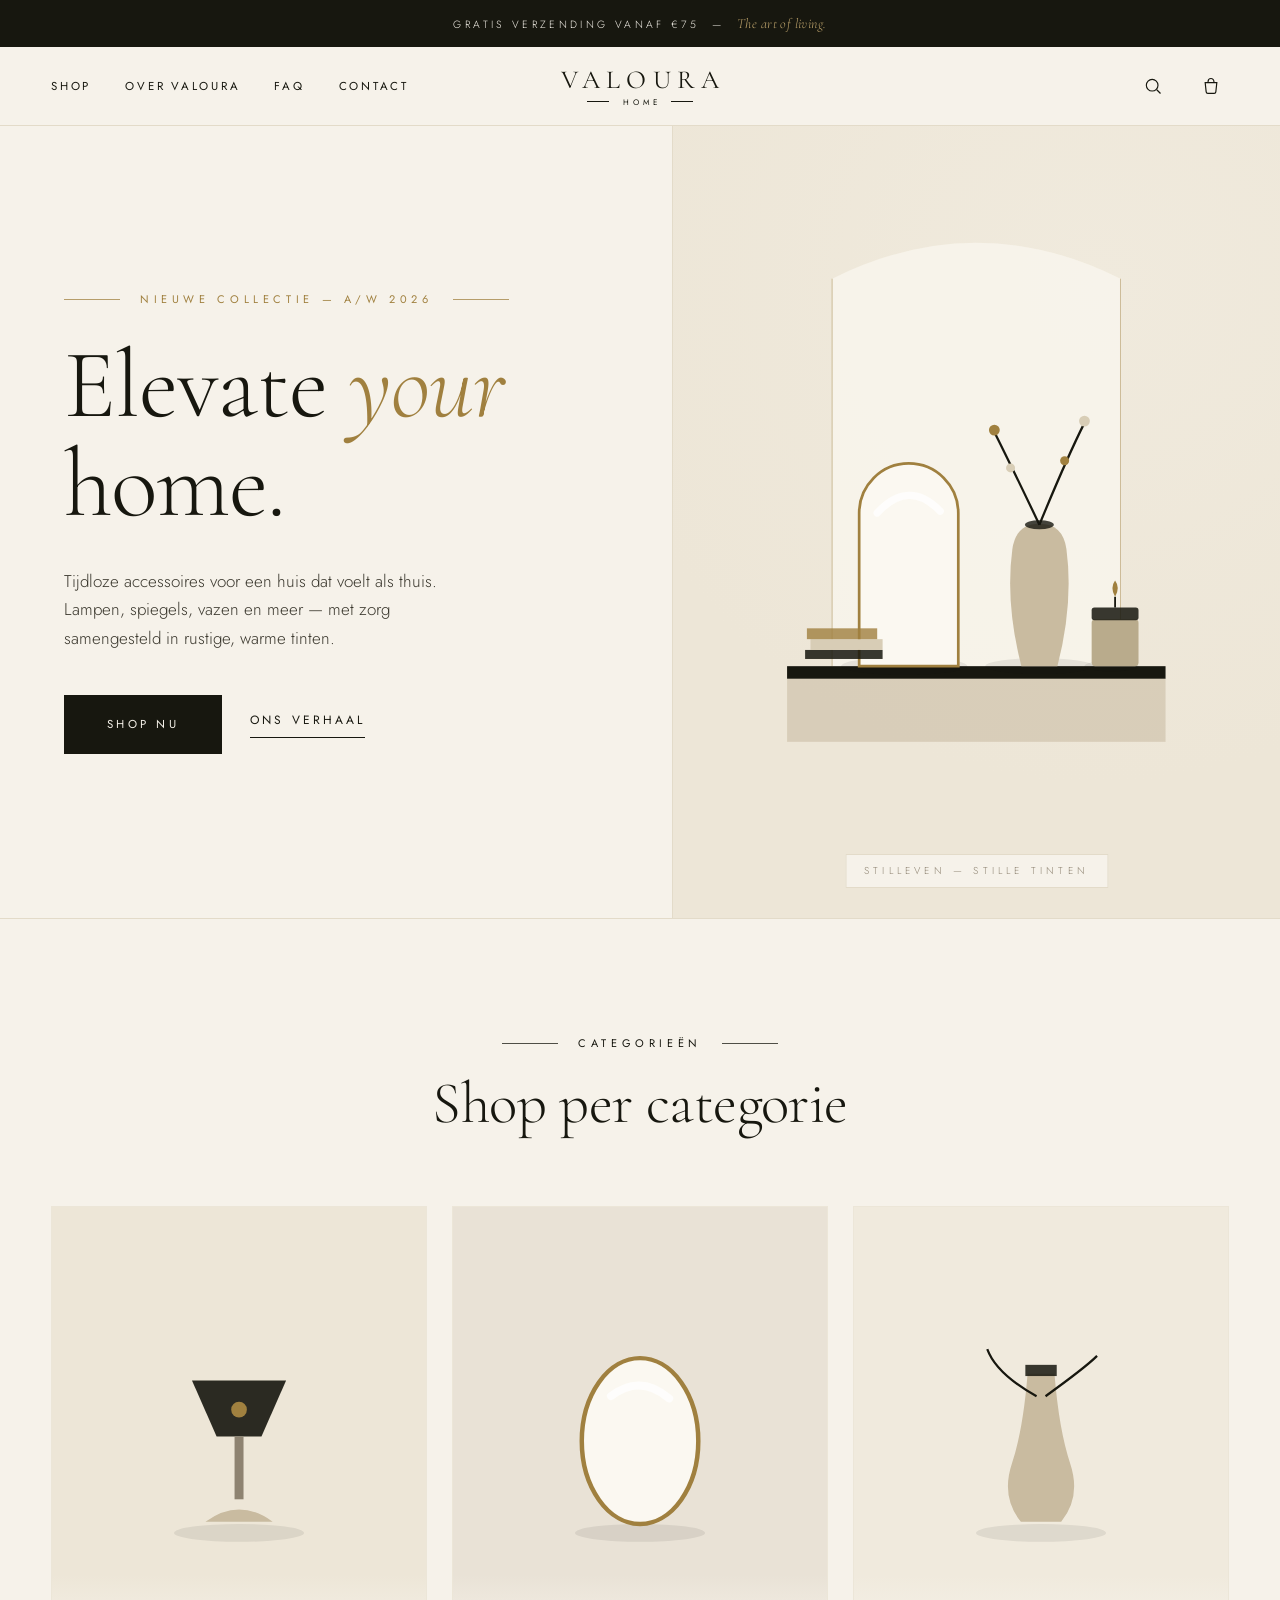
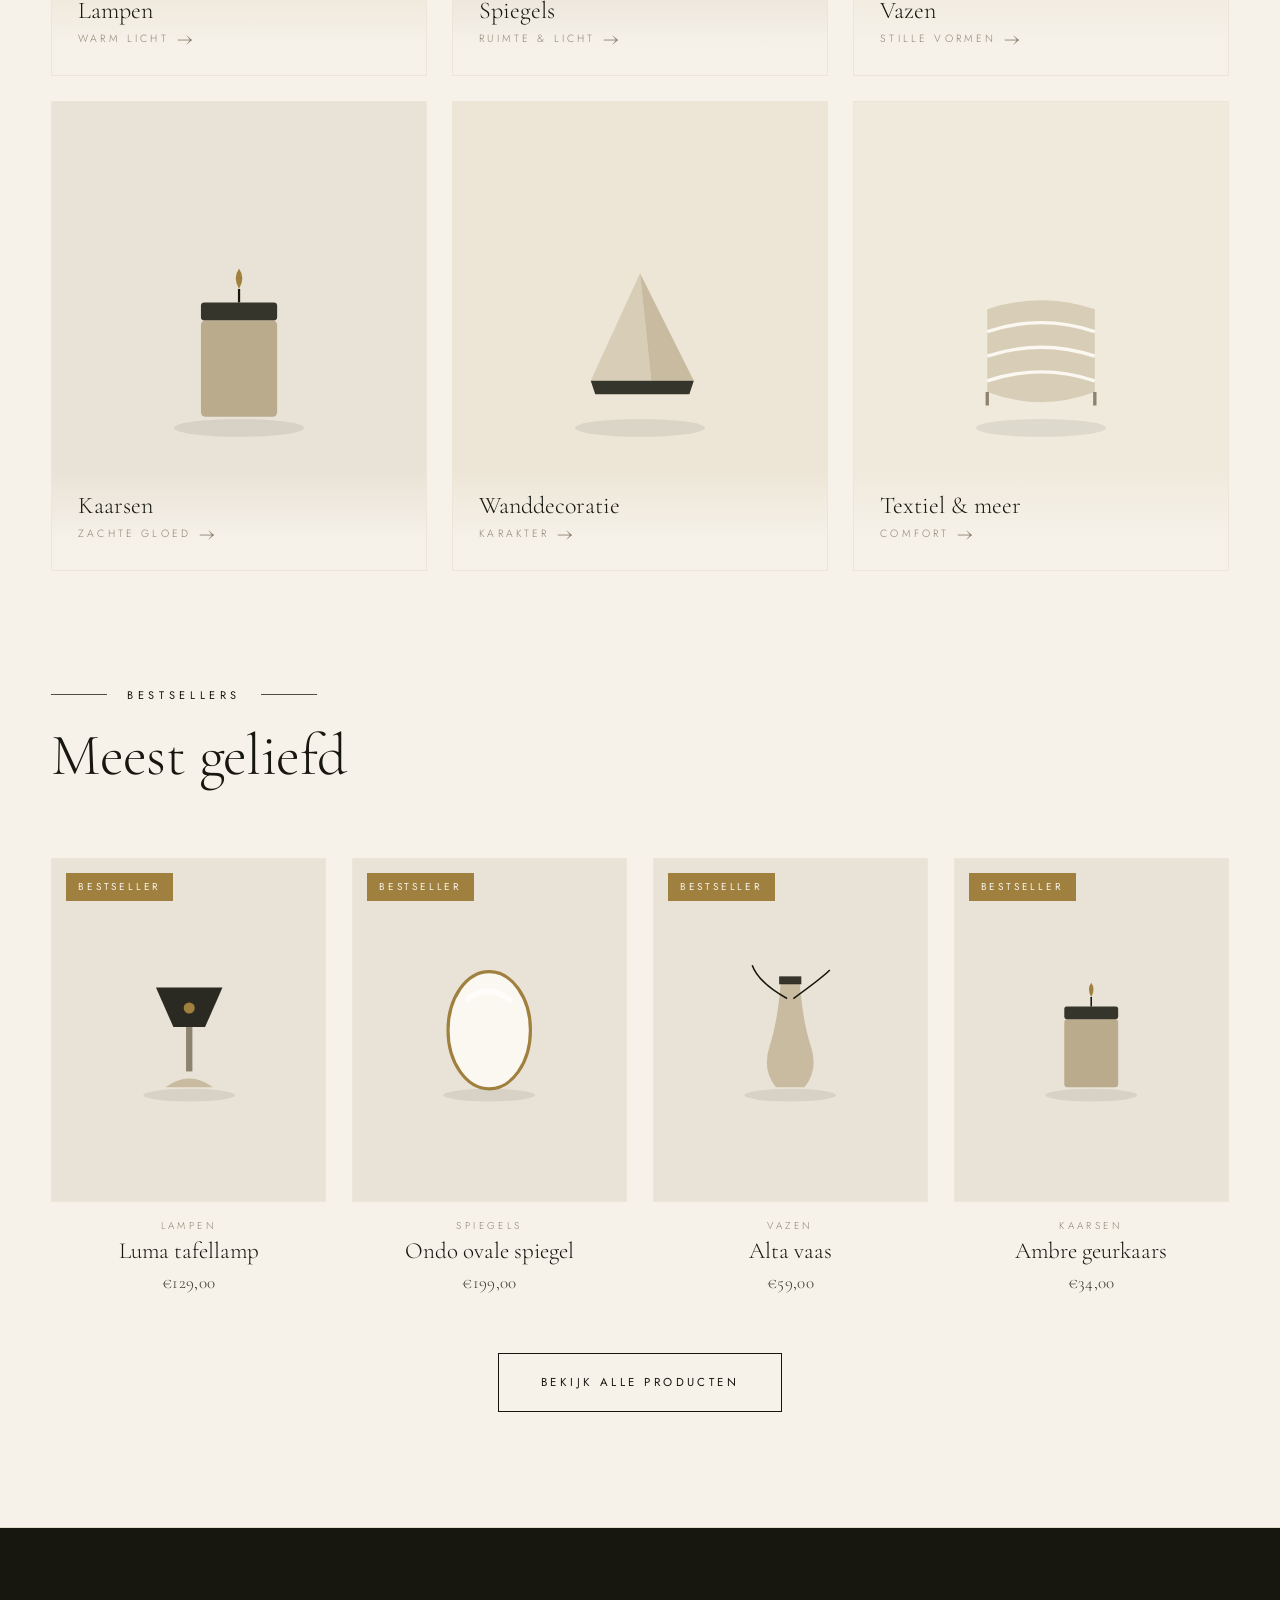
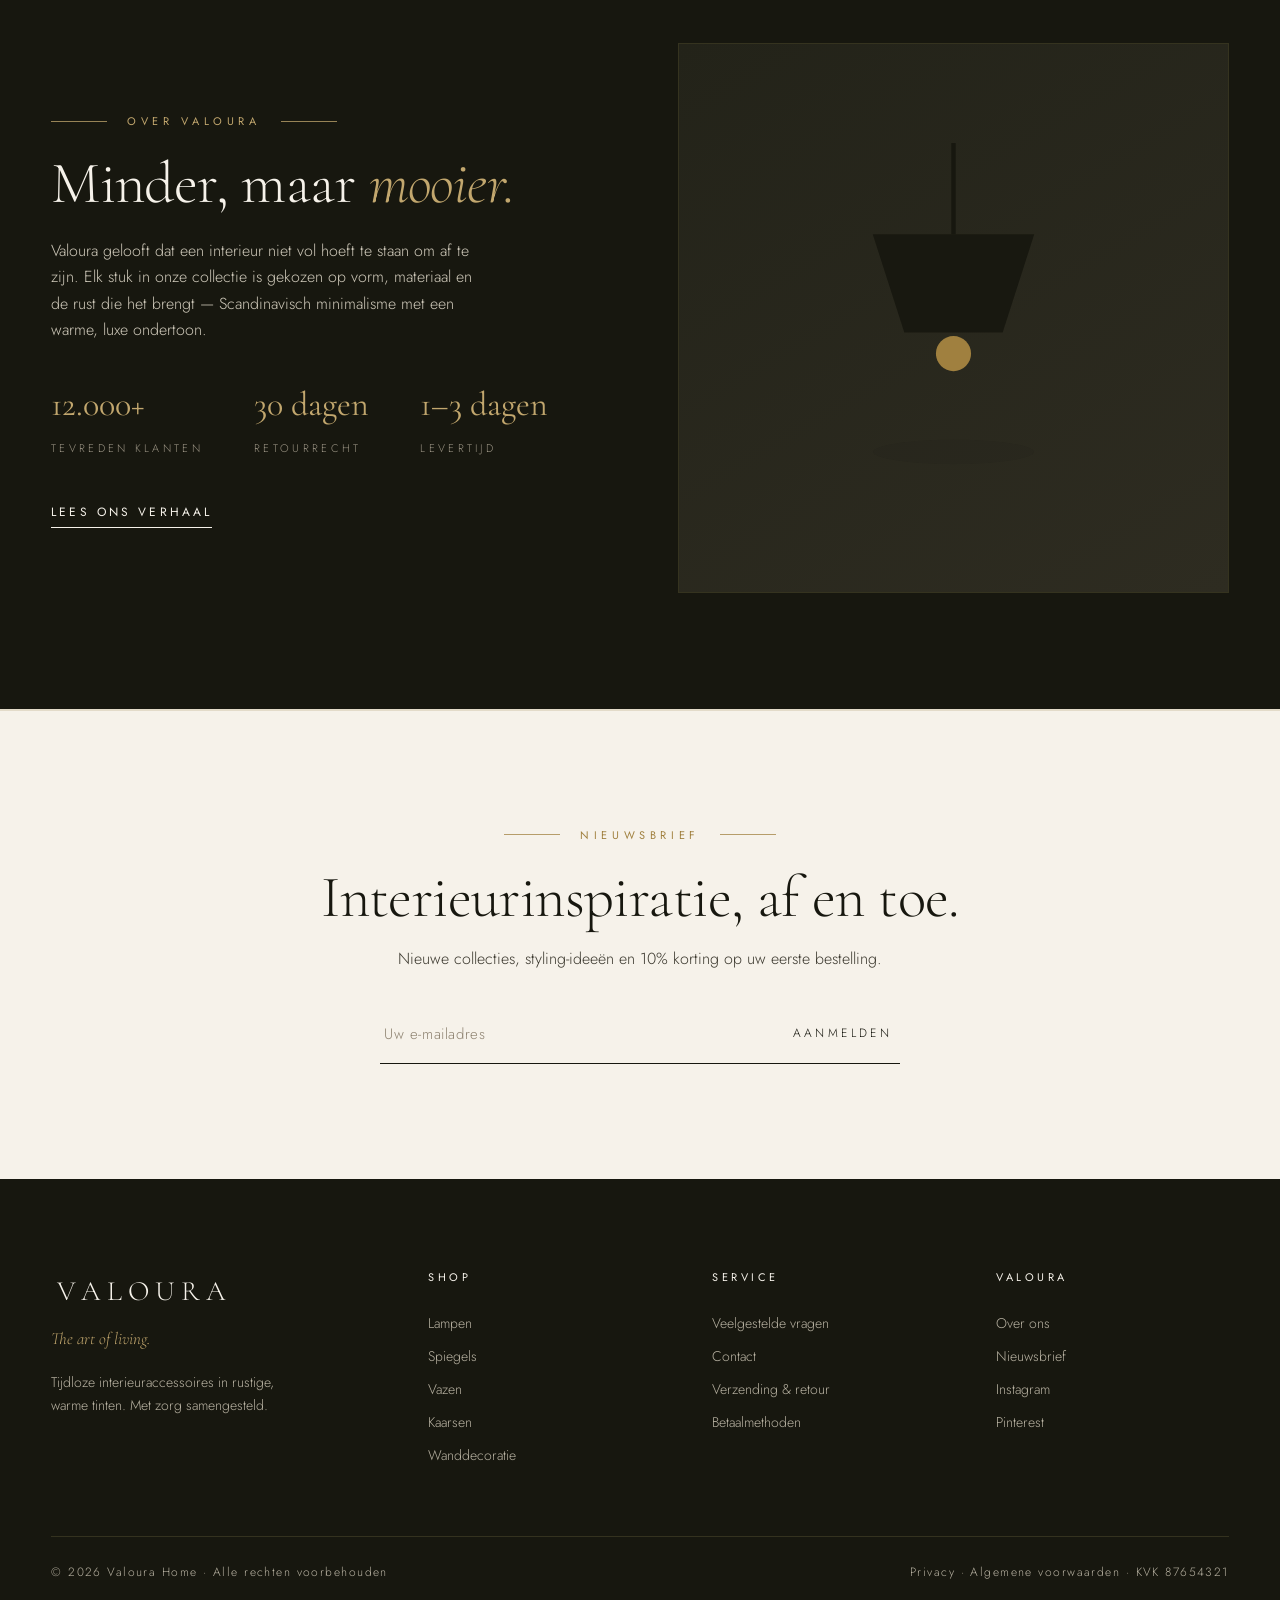
<file: index.html>
<!DOCTYPE html>
<html lang="nl">
<head>
<meta charset="UTF-8">
<meta name="viewport" content="width=device-width, initial-scale=1.0">
<title>Valoura Home — The Art of Living</title>
<meta name="description" content="Valoura Home: stijlvolle lampen, spiegels, vazen, kaarsen en wanddecoratie. Elevate your home.">
<link rel="preconnect" href="https://fonts.googleapis.com">
<link rel="preconnect" href="https://fonts.gstatic.com" crossorigin>
<link href="https://fonts.googleapis.com/css2?family=Cormorant+Garamond:ital,wght@0,300;0,400;0,500;1,300;1,400&family=Jost:wght@300;400;500&display=swap" rel="stylesheet">
<link rel="stylesheet" href="assets/style.css">
</head>
<body data-page="home">
<div id="header-mount"></div>
<main>
  <section class="hero">
    <div class="hero-grid">
      <div class="hero-copy">
        <div class="lockup left bronze">Nieuwe collectie &mdash; A/W 2026</div>
        <h1 class="display-xl">Elevate <em>your</em> home.</h1>
        <p>Tijdloze accessoires voor een huis dat voelt als thuis. Lampen, spiegels, vazen en meer &mdash; met zorg samengesteld in rustige, warme tinten.</p>
        <div class="hero-cta">
          <a class="btn solid" href="shop.html">Shop nu</a>
          <a href="over.html" class="text-link">Ons verhaal</a>
        </div>
      </div>
      <div class="hero-visual"><div class="float" id="heroArt"></div><div class="hero-note">Stilleven &mdash; Stille Tinten</div></div>
    </div>
  </section>

  <section>
    <div class="wrap">
      <div class="section-head reveal"><div class="lockup">Categorie&euml;n</div><h2 class="display-l">Shop per categorie</h2></div>
      <div class="cat-grid" id="catGrid"></div>
    </div>
  </section>

  <section style="padding-top:0">
    <div class="wrap">
      <div class="section-head left reveal"><div class="lockup left">Bestsellers</div><h2 class="display-l">Meest geliefd</h2></div>
      <div class="prod-grid" id="bestGrid"></div>
      <div style="text-align:center;margin-top:56px" class="reveal"><a class="btn" href="shop.html">Bekijk alle producten</a></div>
    </div>
  </section>

  <section class="editorial">
    <div class="wrap">
      <div class="reveal">
        <div class="lockup">Over Valoura</div>
        <h2 class="display-l" style="margin:22px 0">Minder, maar <em>mooier.</em></h2>
        <p>Valoura gelooft dat een interieur niet vol hoeft te staan om af te zijn. Elk stuk in onze collectie is gekozen op vorm, materiaal en de rust die het brengt &mdash; Scandinavisch minimalisme met een warme, luxe ondertoon.</p>
        <div class="stat-row">
          <div class="stat"><b>12.000+</b><span>Tevreden klanten</span></div>
          <div class="stat"><b>30 dagen</b><span>Retourrecht</span></div>
          <div class="stat"><b>1&ndash;3 dagen</b><span>Levertijd</span></div>
        </div>
        <div style="margin-top:38px"><a href="over.html" class="text-link">Lees ons verhaal</a></div>
      </div>
      <div class="edit-visual reveal" id="editArt"></div>
    </div>
  </section>

  <section class="newsletter" id="nieuwsbrief">
    <div class="wrap reveal">
      <div class="lockup bronze">Nieuwsbrief</div>
      <h2 class="display-l" style="margin-top:22px">Interieurinspiratie, af en toe.</h2>
      <p style="margin-top:16px;color:var(--ink-soft)">Nieuwe collecties, styling-idee&euml;n en 10% korting op uw eerste bestelling.</p>
      <form class="news-form" id="newsForm">
        <input type="email" placeholder="Uw e-mailadres" required aria-label="E-mailadres">
        <button type="submit">Aanmelden</button>
      </form>
      <div class="news-ok" id="newsOk">Welkom bij Valoura &mdash; uw kortingscode staat in uw inbox.</div>
    </div>
  </section>
</main>
<div id="footer-mount"></div>
<script src="assets/data.js"></script>
<script src="assets/partials.js"></script>
<script src="assets/app.js"></script>
<script>
  byId('heroArt').innerHTML = heroScene();
  byId('editArt').innerHTML = art('lamp-hang');
  byId('catGrid').innerHTML = CATS.map(c=>`<a href="shop.html?cat=${encodeURIComponent(c.name)}" class="cat-card reveal" style="background:${c.tint}"><span class="art">${art(c.art)}</span><span class="label"><span>${c.name}</span><i>${c.note} <span class="arw">&rarr;</span></i></span></a>`).join('');
  byId('bestGrid').innerHTML = PRODUCTS.slice().sort((a,b)=>b.pop-a.pop).slice(0,4).map(cardHTML).join('');
  byId('newsForm').addEventListener('submit', e=>{ e.preventDefault(); byId('newsForm').style.display='none'; byId('newsOk').style.display='block'; });
  observeReveals();
</script>
</body>
</html>
</file>
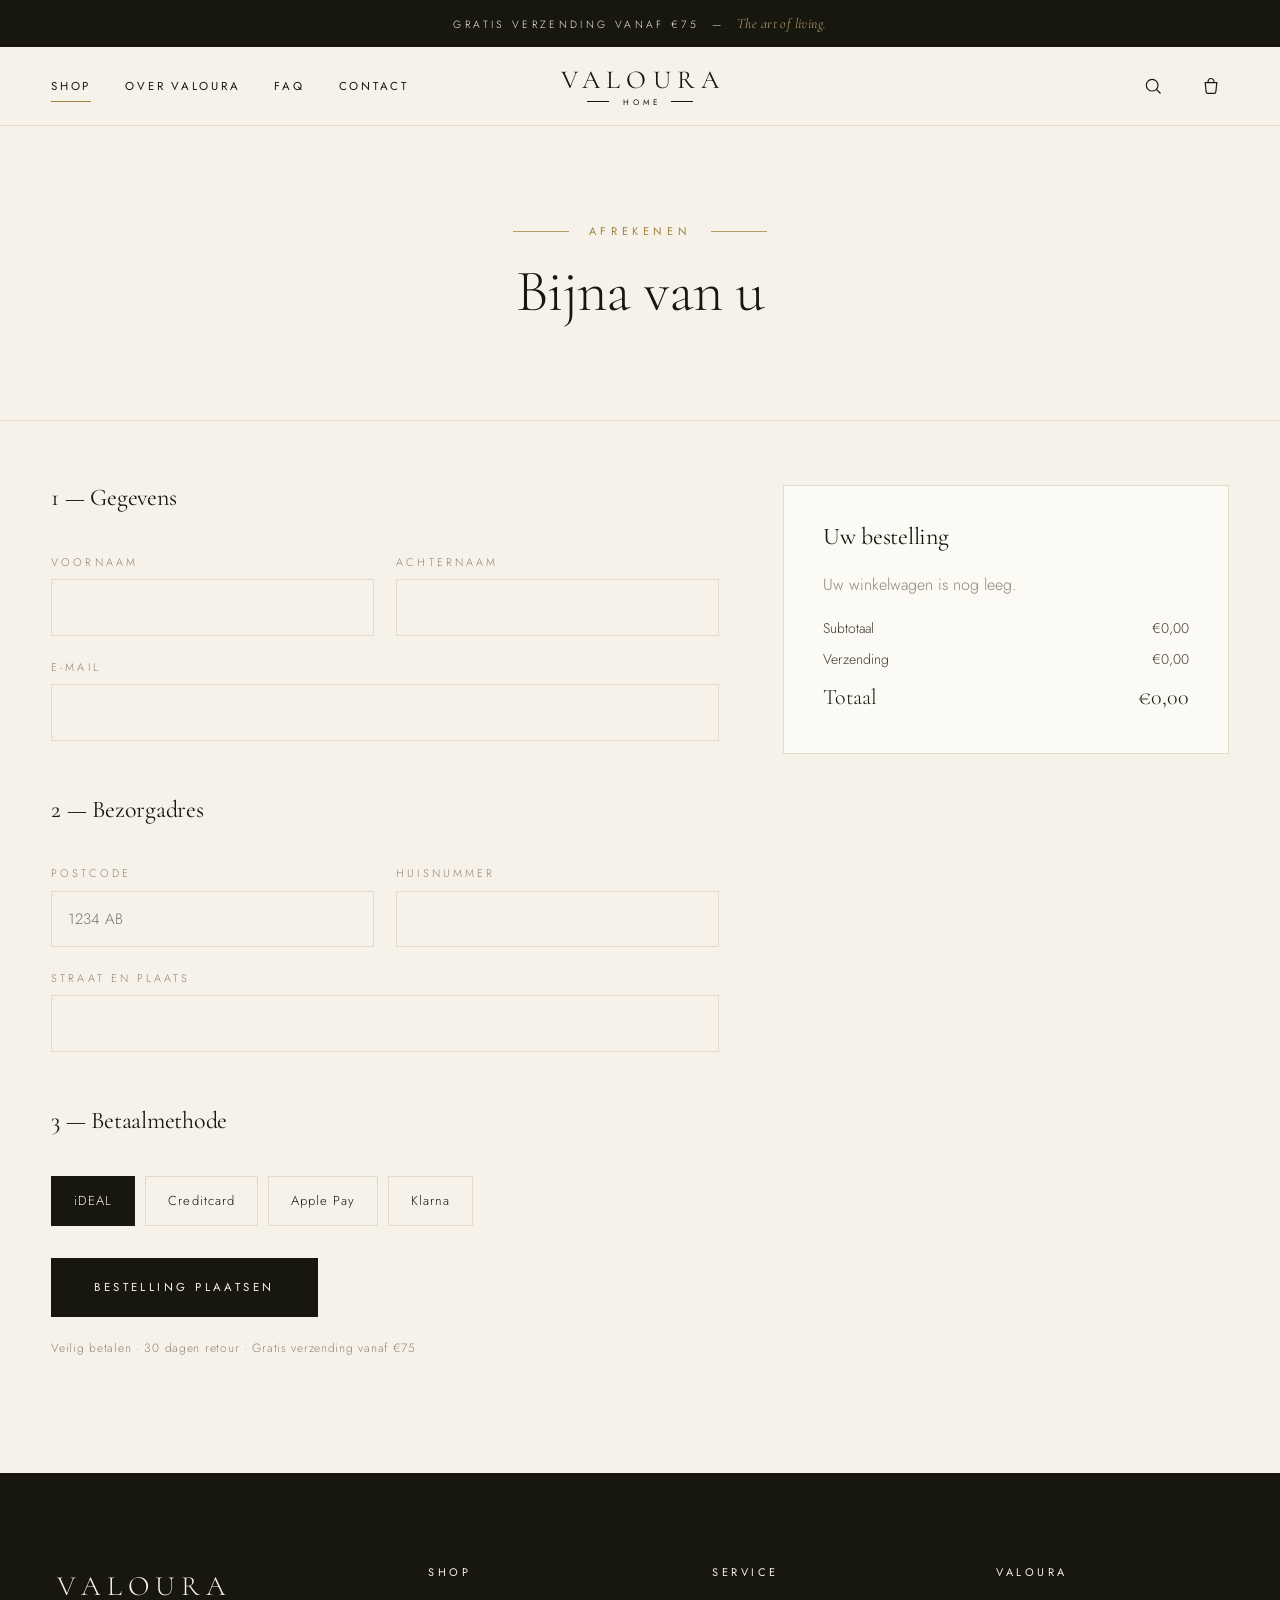
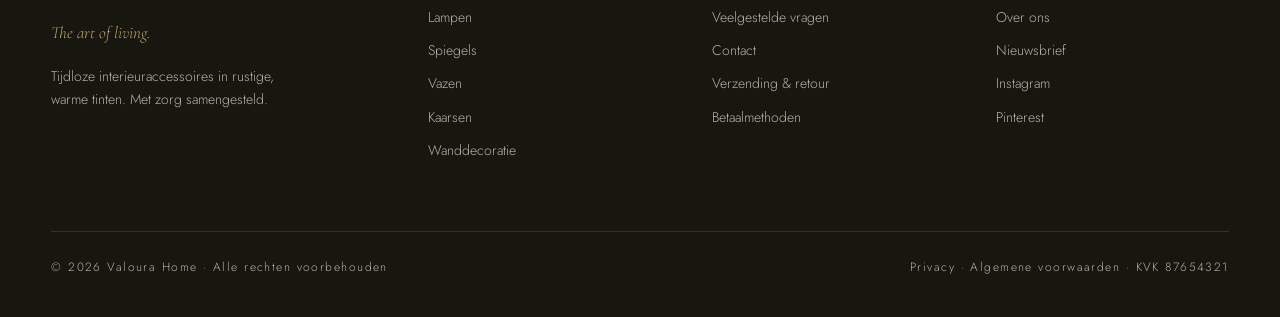
<file: checkout.html>
<!DOCTYPE html>
<html lang="nl">
<head>
<meta charset="UTF-8">
<meta name="viewport" content="width=device-width, initial-scale=1.0">
<title>Afrekenen — Valoura Home</title>
<meta name="description" content="Rond uw bestelling af bij Valoura Home.">
<link rel="preconnect" href="https://fonts.googleapis.com">
<link rel="preconnect" href="https://fonts.gstatic.com" crossorigin>
<link href="https://fonts.googleapis.com/css2?family=Cormorant+Garamond:ital,wght@0,300;0,400;0,500;1,300;1,400&family=Jost:wght@300;400;500&display=swap" rel="stylesheet">
<link rel="stylesheet" href="assets/style.css">
</head>
<body data-page="shop">
<div id="header-mount"></div>
<main>
  <section class="page-hero">
    <div class="wrap"><div class="lockup bronze">Afrekenen</div><h1 class="display-l" style="margin-top:20px">Bijna van u</h1></div>
  </section>
  <section>
    <div class="wrap">
      <div class="checkout-grid" id="checkoutGrid">
        <form class="styled co-steps" id="checkoutForm">
          <h3 class="serif">1 &mdash; Gegevens</h3>
          <div class="field-row">
            <div class="field"><label for="coFirst">Voornaam</label><input id="coFirst" type="text" required></div>
            <div class="field"><label for="coLast">Achternaam</label><input id="coLast" type="text" required></div>
          </div>
          <div class="field"><label for="coMail">E-mail</label><input id="coMail" type="email" required></div>
          <h3 class="serif">2 &mdash; Bezorgadres</h3>
          <div class="field-row">
            <div class="field"><label for="coZip">Postcode</label><input id="coZip" type="text" required placeholder="1234 AB"></div>
            <div class="field"><label for="coNum">Huisnummer</label><input id="coNum" type="text" required></div>
          </div>
          <div class="field"><label for="coStreet">Straat en plaats</label><input id="coStreet" type="text" required></div>
          <h3 class="serif">3 &mdash; Betaalmethode</h3>
          <div class="pay-row" id="payRow">
            <button type="button" class="pay-opt on">iDEAL</button>
            <button type="button" class="pay-opt">Creditcard</button>
            <button type="button" class="pay-opt">Apple Pay</button>
            <button type="button" class="pay-opt">Klarna</button>
          </div>
          <button class="btn solid" type="submit" style="align-self:flex-start;margin-top:10px">Bestelling plaatsen</button>
          <p style="font-size:12px;color:var(--taupe);letter-spacing:.06em">Veilig betalen &middot; 30 dagen retour &middot; Gratis verzending vanaf &euro;75</p>
        </form>
        <aside class="co-summary" id="coSummary"></aside>
      </div>
      <div class="confirm-box" id="confirmBox" style="display:none">
        <div class="lockup bronze">Bestelling geplaatst</div>
        <h2 class="big serif">Dank u wel.</h2>
        <p>Uw bestelling is bevestigd. U ontvangt binnen enkele minuten een bevestiging per e-mail, en een track &amp; trace zodra uw pakket onderweg is.</p>
        <a class="btn" href="shop.html">Verder winkelen</a>
      </div>
    </div>
  </section>
</main>
<div id="footer-mount"></div>
<script src="assets/data.js"></script>
<script src="assets/partials.js"></script>
<script src="assets/app.js"></script>
<script>
  function renderSummary(){
    const cart = getCart(), t = cartTotals();
    byId('coSummary').innerHTML = `
      <h3 class="serif">Uw bestelling</h3>
      ${cart.length ? cart.map(l=>{ const p=prod(l.id); return `<div class="co-line"><div><div class="n">${p.name} × ${l.qty}</div><div class="v">${l.variant}</div></div><div>${eur(p.price*l.qty)}</div></div>`;}).join('') : '<p style="color:var(--taupe)">Uw winkelwagen is nog leeg.</p>'}
      <div class="co-tots">
        <div class="tot-row"><span>Subtotaal</span><span>${eur(t.sub)}</span></div>
        <div class="tot-row"><span>Verzending</span><span>${t.ship===0 && t.sub>0 ?'Gratis':eur(t.ship)}</span></div>
        <div class="tot-row grand"><span>Totaal</span><span>${eur(t.tot)}</span></div>
      </div>`;
  }
  renderSummary();
  byId('payRow').addEventListener('click', e=>{
    const b = e.target.closest('.pay-opt'); if(!b) return;
    byId('payRow').querySelectorAll('.pay-opt').forEach(x=>x.classList.toggle('on', x===b));
  });
  byId('checkoutForm').addEventListener('submit', e=>{
    e.preventDefault();
    if(!getCart().length){ toast('Uw winkelwagen is leeg'); return; }
    saveCart([]); renderCart();
    byId('checkoutGrid').style.display='none';
    byId('confirmBox').style.display='block';
    window.scrollTo({top:0});
  });
</script>
</body>
</html>
</file>
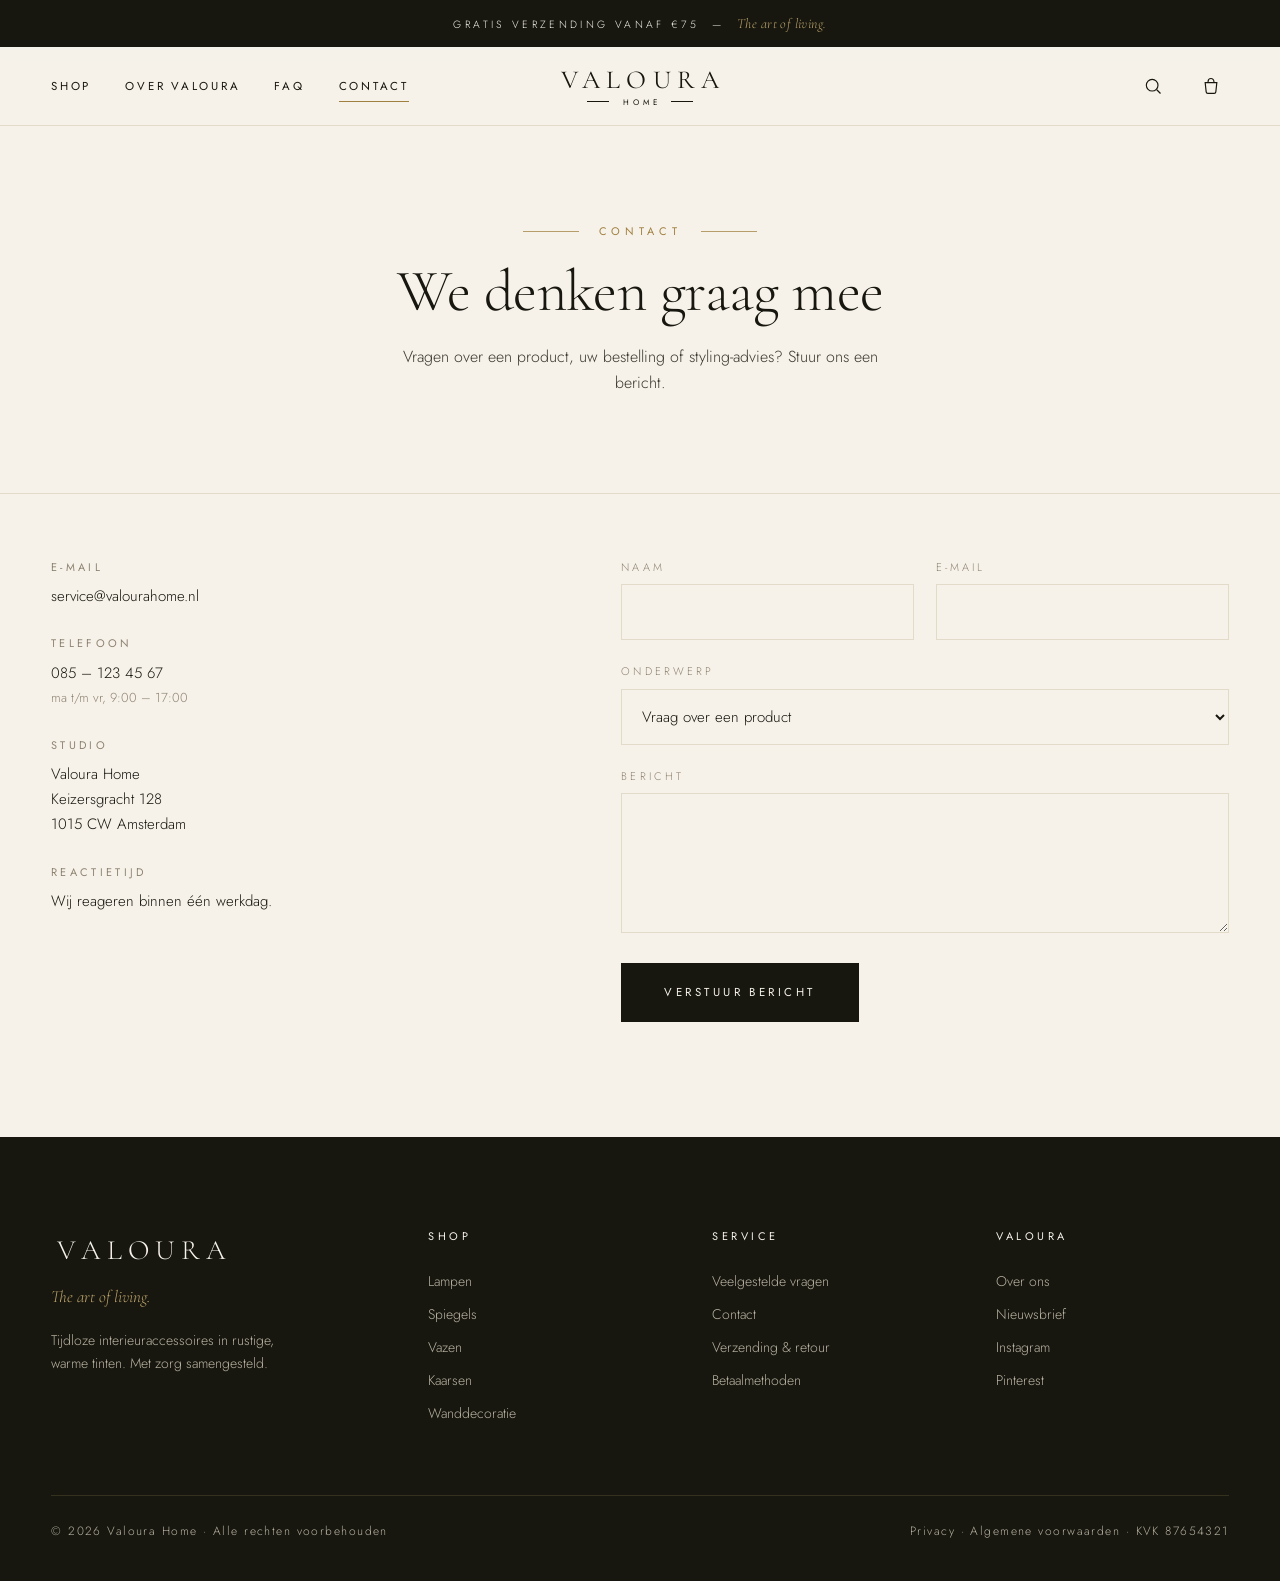
<file: contact.html>
<!DOCTYPE html>
<html lang="nl">
<head>
<meta charset="UTF-8">
<meta name="viewport" content="width=device-width, initial-scale=1.0">
<title>Contact — Valoura Home</title>
<meta name="description" content="Neem contact op met Valoura Home voor vragen over producten, bestellingen of styling-advies.">
<link rel="preconnect" href="https://fonts.googleapis.com">
<link rel="preconnect" href="https://fonts.gstatic.com" crossorigin>
<link href="https://fonts.googleapis.com/css2?family=Cormorant+Garamond:ital,wght@0,300;0,400;0,500;1,300;1,400&family=Jost:wght@300;400;500&display=swap" rel="stylesheet">
<link rel="stylesheet" href="assets/style.css">
</head>
<body data-page="contact">
<div id="header-mount"></div>
<main>
  <section class="page-hero">
    <div class="wrap">
      <div class="lockup bronze">Contact</div>
      <h1 class="display-l" style="margin-top:20px">We denken graag mee</h1>
      <p>Vragen over een product, uw bestelling of styling-advies? Stuur ons een bericht.</p>
    </div>
  </section>
  <section>
    <div class="wrap">
      <div class="contact-grid">
        <div class="contact-info reveal">
          <div class="block"><h4>E-mail</h4><p>service@valourahome.nl</p></div>
          <div class="block"><h4>Telefoon</h4><p>085 &ndash; 123 45 67<br><span style="font-size:13px;color:var(--taupe)">ma t/m vr, 9:00 &ndash; 17:00</span></p></div>
          <div class="block"><h4>Studio</h4><p>Valoura Home<br>Keizersgracht 128<br>1015 CW Amsterdam</p></div>
          <div class="block"><h4>Reactietijd</h4><p>Wij reageren binnen &eacute;&eacute;n werkdag.</p></div>
        </div>
        <form class="styled reveal" id="contactForm">
          <div class="field-row">
            <div class="field"><label for="cName">Naam</label><input id="cName" type="text" required></div>
            <div class="field"><label for="cMail">E-mail</label><input id="cMail" type="email" required></div>
          </div>
          <div class="field"><label for="cSub">Onderwerp</label>
            <select id="cSub"><option>Vraag over een product</option><option>Mijn bestelling</option><option>Retourneren</option><option>Samenwerken</option><option>Anders</option></select>
          </div>
          <div class="field"><label for="cMsg">Bericht</label><textarea id="cMsg" required></textarea></div>
          <button class="btn solid" type="submit" style="align-self:flex-start">Verstuur bericht</button>
          <div class="form-ok" id="contactOk">Dank u wel &mdash; uw bericht is verzonden. We nemen snel contact op.</div>
        </form>
      </div>
    </div>
  </section>
</main>
<div id="footer-mount"></div>
<script src="assets/data.js"></script>
<script src="assets/partials.js"></script>
<script src="assets/app.js"></script>
<script>
  byId('contactForm').addEventListener('submit', e=>{
    e.preventDefault();
    byId('contactForm').querySelectorAll('input,textarea,select,button.btn').forEach(el=>el.disabled=true);
    byId('contactOk').style.display='block';
  });
</script>
</body>
</html>
</file>
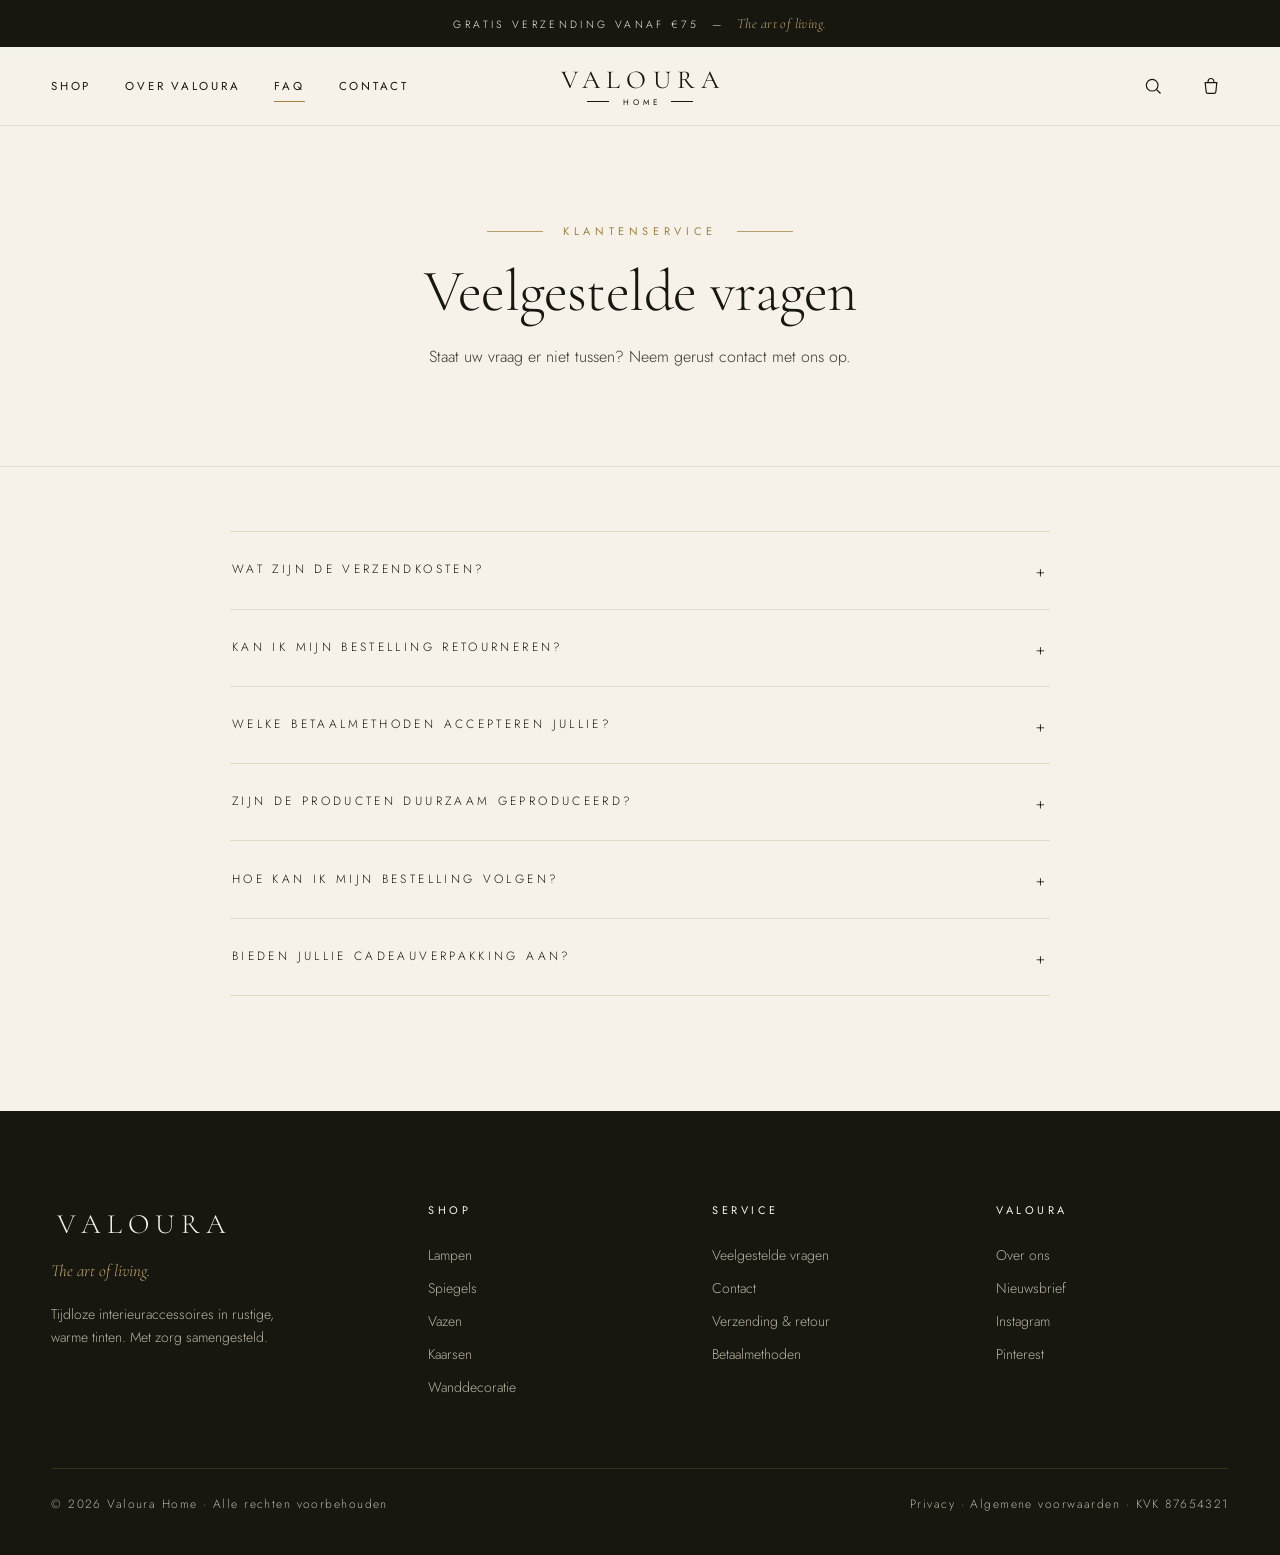
<file: faq.html>
<!DOCTYPE html>
<html lang="nl">
<head>
<meta charset="UTF-8">
<meta name="viewport" content="width=device-width, initial-scale=1.0">
<title>Veelgestelde vragen — Valoura Home</title>
<meta name="description" content="Antwoorden op vragen over verzending, retourneren, betaalmethoden en meer bij Valoura Home.">
<link rel="preconnect" href="https://fonts.googleapis.com">
<link rel="preconnect" href="https://fonts.gstatic.com" crossorigin>
<link href="https://fonts.googleapis.com/css2?family=Cormorant+Garamond:ital,wght@0,300;0,400;0,500;1,300;1,400&family=Jost:wght@300;400;500&display=swap" rel="stylesheet">
<link rel="stylesheet" href="assets/style.css">
</head>
<body data-page="faq">
<div id="header-mount"></div>
<main>
  <section class="page-hero">
    <div class="wrap">
      <div class="lockup bronze">Klantenservice</div>
      <h1 class="display-l" style="margin-top:20px">Veelgestelde vragen</h1>
      <p>Staat uw vraag er niet tussen? Neem gerust contact met ons op.</p>
    </div>
  </section>
  <section>
    <div class="wrap">
      <div class="faq-wrap acc">
        <details><summary>Wat zijn de verzendkosten?</summary><div class="acc-body">Verzending binnen Nederland en Belgi&euml; kost &euro;4,95. Vanaf &euro;75 verzenden wij gratis. Bestellingen worden binnen 1&ndash;3 werkdagen geleverd.</div></details>
        <details><summary>Kan ik mijn bestelling retourneren?</summary><div class="acc-body">Ja, u heeft 30 dagen bedenktijd. Retourneren kan eenvoudig via het retourformulier in uw pakket. Zodra wij uw retour ontvangen, storten wij het bedrag binnen 5 werkdagen terug.</div></details>
        <details><summary>Welke betaalmethoden accepteren jullie?</summary><div class="acc-body">U kunt veilig betalen met iDEAL, creditcard (Visa/Mastercard), Bancontact, Apple Pay en Klarna (achteraf betalen).</div></details>
        <details><summary>Zijn de producten duurzaam geproduceerd?</summary><div class="acc-body">Wij werken met Europese ateliers en makers, produceren in kleine oplages en gebruiken plasticvrije verpakkingen. Zo houden we onze voetafdruk bewust klein.</div></details>
        <details><summary>Hoe kan ik mijn bestelling volgen?</summary><div class="acc-body">Zodra uw bestelling is verzonden, ontvangt u een track &amp; trace-link per e-mail. Hiermee volgt u uw pakket tot aan de voordeur.</div></details>
        <details><summary>Bieden jullie cadeauverpakking aan?</summary><div class="acc-body">Ja &mdash; bij het afrekenen kunt u kiezen voor een luxe cadeauverpakking met handgeschreven kaartje (&euro;3,50).</div></details>
      </div>
    </div>
  </section>
</main>
<div id="footer-mount"></div>
<script src="assets/data.js"></script>
<script src="assets/partials.js"></script>
<script src="assets/app.js"></script>
</body>
</html>
</file>
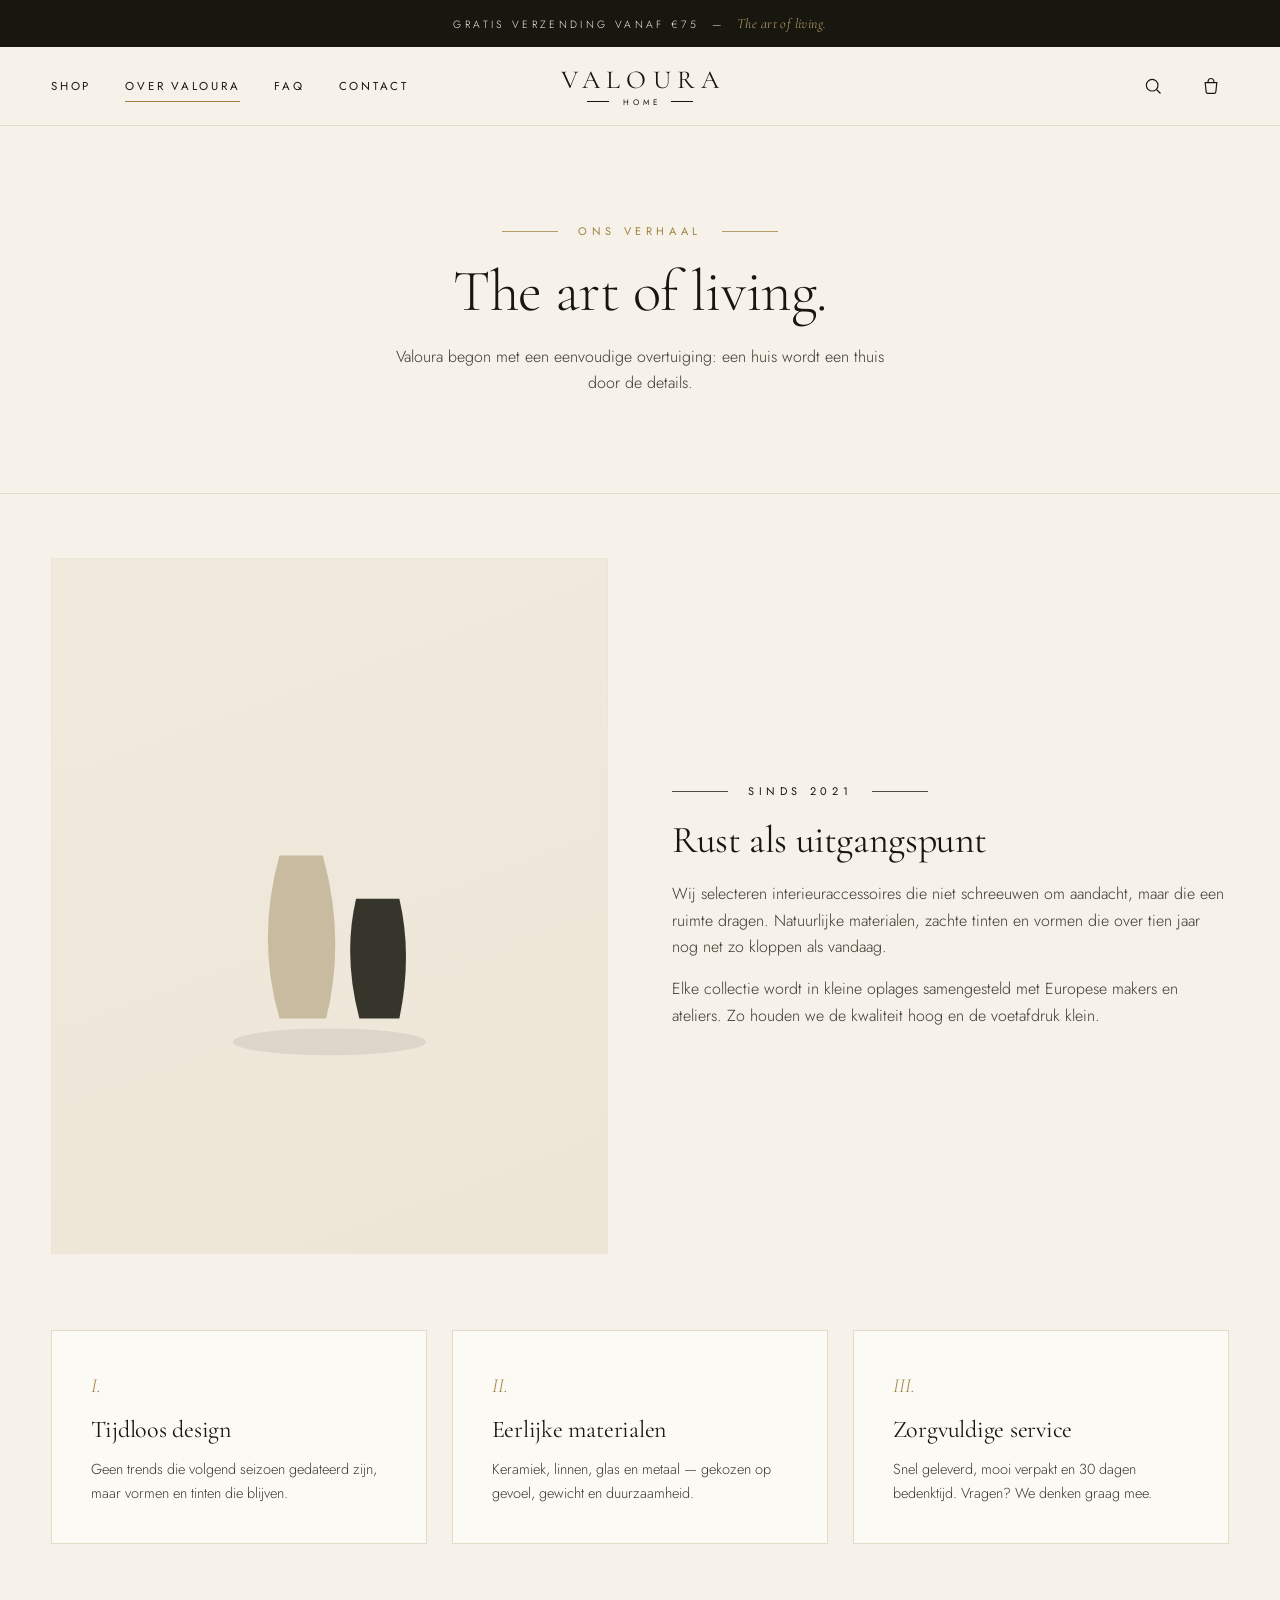
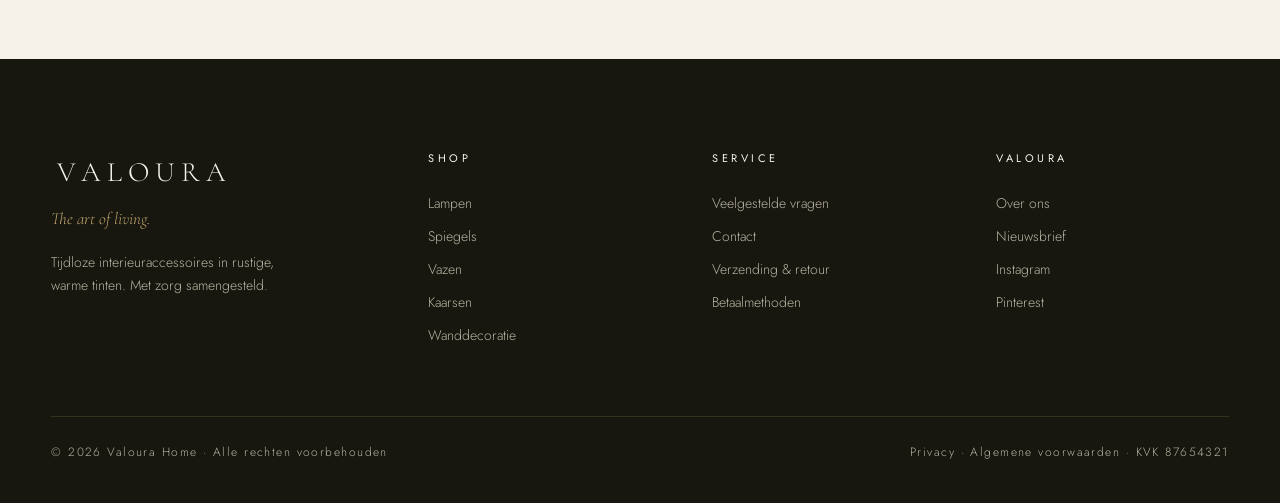
<file: over.html>
<!DOCTYPE html>
<html lang="nl">
<head>
<meta charset="UTF-8">
<meta name="viewport" content="width=device-width, initial-scale=1.0">
<title>Over Valoura — The Art of Living</title>
<meta name="description" content="Het verhaal achter Valoura Home: tijdloos design, eerlijke materialen en zorgvuldige service.">
<link rel="preconnect" href="https://fonts.googleapis.com">
<link rel="preconnect" href="https://fonts.gstatic.com" crossorigin>
<link href="https://fonts.googleapis.com/css2?family=Cormorant+Garamond:ital,wght@0,300;0,400;0,500;1,300;1,400&family=Jost:wght@300;400;500&display=swap" rel="stylesheet">
<link rel="stylesheet" href="assets/style.css">
</head>
<body data-page="over">
<div id="header-mount"></div>
<main>
  <section class="page-hero">
    <div class="wrap">
      <div class="lockup bronze">Ons verhaal</div>
      <h1 class="display-l" style="margin-top:20px">The art of living.</h1>
      <p>Valoura begon met een eenvoudige overtuiging: een huis wordt een thuis door de details.</p>
    </div>
  </section>
  <section>
    <div class="wrap">
      <div class="about-grid">
        <div class="about-visual reveal" id="aboutArt"></div>
        <div class="reveal">
          <div class="lockup left">Sinds 2021</div>
          <h2 class="display-m" style="margin:20px 0">Rust als uitgangspunt</h2>
          <p style="color:var(--ink-soft)">Wij selecteren interieuraccessoires die niet schreeuwen om aandacht, maar die een ruimte dragen. Natuurlijke materialen, zachte tinten en vormen die over tien jaar nog net zo kloppen als vandaag.</p>
          <p style="color:var(--ink-soft);margin-top:16px">Elke collectie wordt in kleine oplages samengesteld met Europese makers en ateliers. Zo houden we de kwaliteit hoog en de voetafdruk klein.</p>
        </div>
      </div>
      <div class="value-grid">
        <div class="value-card reveal"><span class="num">I.</span><h3>Tijdloos design</h3><p>Geen trends die volgend seizoen gedateerd zijn, maar vormen en tinten die blijven.</p></div>
        <div class="value-card reveal"><span class="num">II.</span><h3>Eerlijke materialen</h3><p>Keramiek, linnen, glas en metaal &mdash; gekozen op gevoel, gewicht en duurzaamheid.</p></div>
        <div class="value-card reveal"><span class="num">III.</span><h3>Zorgvuldige service</h3><p>Snel geleverd, mooi verpakt en 30 dagen bedenktijd. Vragen? We denken graag mee.</p></div>
      </div>
    </div>
  </section>
</main>
<div id="footer-mount"></div>
<script src="assets/data.js"></script>
<script src="assets/partials.js"></script>
<script src="assets/app.js"></script>
<script>byId('aboutArt').innerHTML = art('vaas-duo'); observeReveals();</script>
</body>
</html>
</file>
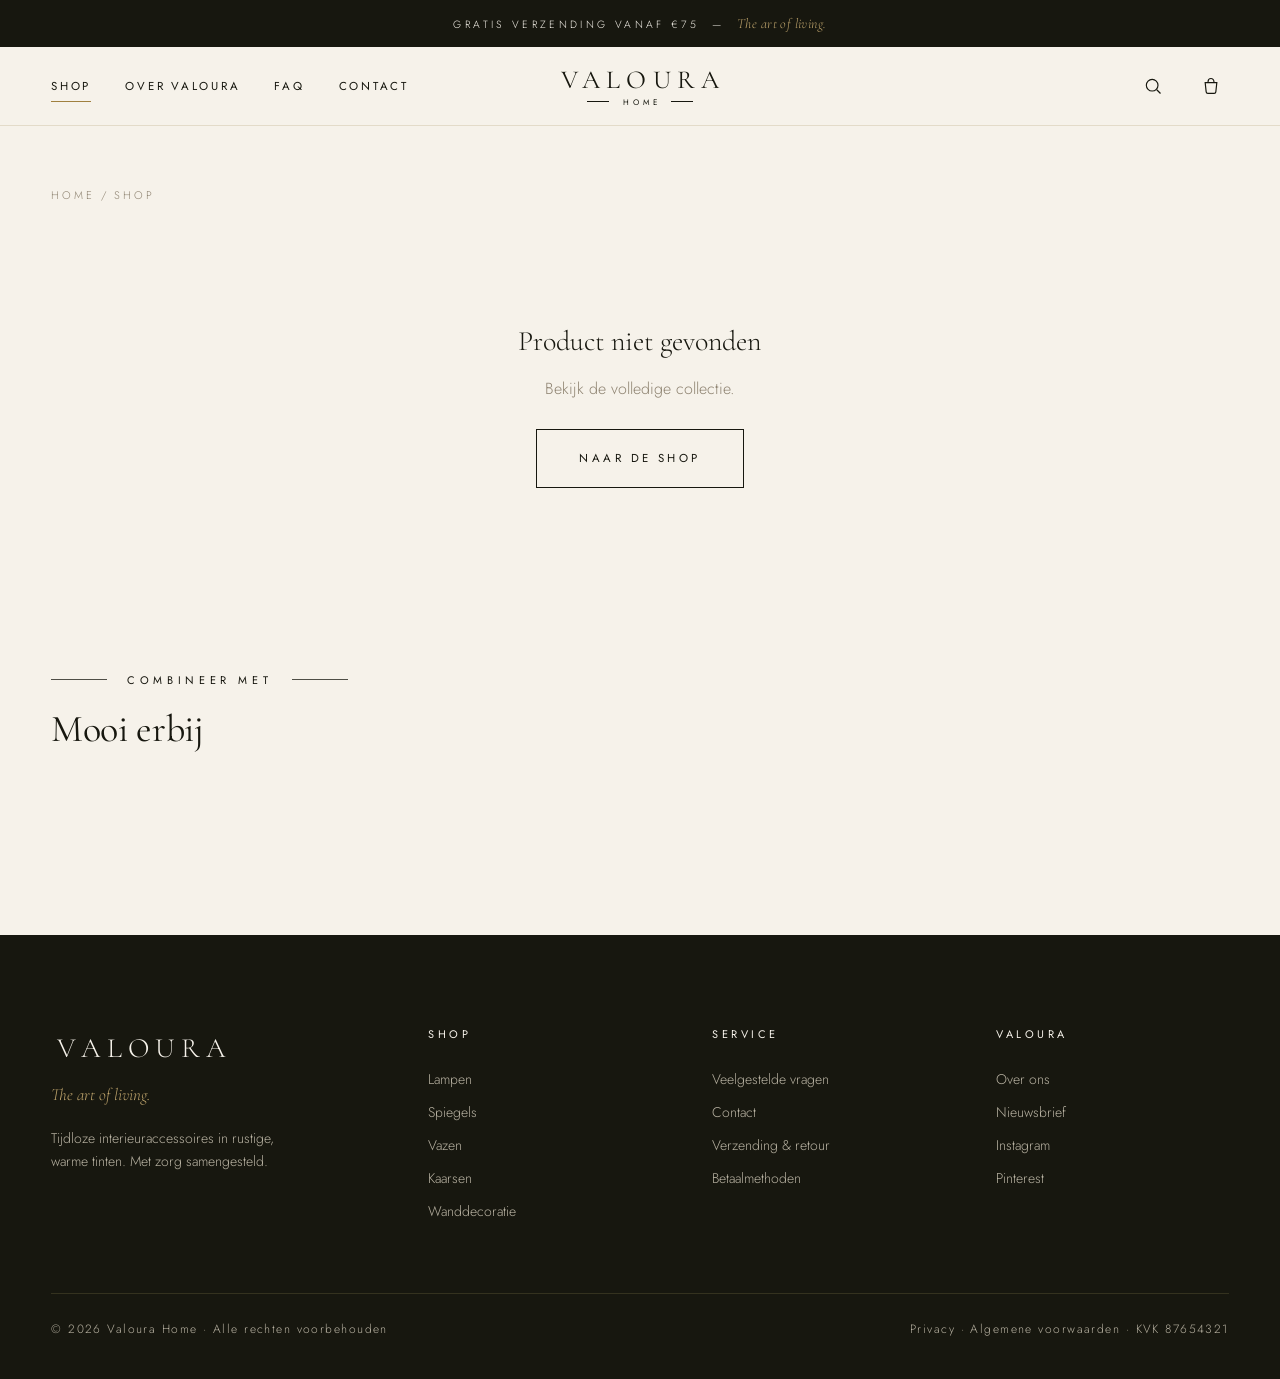
<file: product.html>
<!DOCTYPE html>
<html lang="nl">
<head>
<meta charset="UTF-8">
<meta name="viewport" content="width=device-width, initial-scale=1.0">
<title>Product — Valoura Home</title>
<meta name="description" content="Bekijk dit interieuraccessoire van Valoura Home.">
<link rel="preconnect" href="https://fonts.googleapis.com">
<link rel="preconnect" href="https://fonts.gstatic.com" crossorigin>
<link href="https://fonts.googleapis.com/css2?family=Cormorant+Garamond:ital,wght@0,300;0,400;0,500;1,300;1,400&family=Jost:wght@300;400;500&display=swap" rel="stylesheet">
<link rel="stylesheet" href="assets/style.css">
</head>
<body data-page="shop">
<div id="header-mount"></div>
<main>
  <section class="section-tight">
    <div class="wrap">
      <div class="crumbs" id="pdpCrumbs"></div>
      <div class="pdp" id="pdpBody"></div>
      <div class="related">
        <div class="section-head left"><div class="lockup left">Combineer met</div><h2 class="display-m">Mooi erbij</h2></div>
        <div class="prod-grid" id="relatedGrid"></div>
      </div>
    </div>
  </section>
</main>
<div id="footer-mount"></div>
<script src="assets/data.js"></script>
<script src="assets/partials.js"></script>
<script src="assets/app.js"></script>
<script>
  const id = +new URLSearchParams(location.search).get('id');
  const p = prod(id);
  if(!p){
    byId('pdpBody').innerHTML = '<div class="empty-state" style="grid-column:1/-1"><div class="serif">Product niet gevonden</div><p>Bekijk de volledige collectie.</p><br><a class="btn" href="shop.html">Naar de shop</a></div>';
    byId('pdpCrumbs').innerHTML = '<a href="index.html">Home</a> / <a href="shop.html">Shop</a>';
  } else {
    let selVariant = p.vars.opts[0], selQty = 1;
    document.title = p.name + ' — Valoura Home';
    byId('pdpCrumbs').innerHTML = `<a href="index.html">Home</a> &nbsp;/&nbsp; <a href="shop.html?cat=${encodeURIComponent(p.cat)}">${p.cat}</a> &nbsp;/&nbsp; ${p.name}`;
    byId('pdpBody').innerHTML = `
      <div class="pdp-gallery">
        <div class="pdp-main" id="pdpMain">${art(p.art)}</div>
        <div class="pdp-thumbs">
          <button class="t on">${art(p.art)}</button>
          <button class="t">${art(CATS.find(c=>c.name===p.cat)?.art || p.art)}</button>
          <button class="t">${art('schaal')}</button>
        </div>
      </div>
      <div class="pdp-info">
        <div><div class="lockup left bronze" style="margin-bottom:16px">${p.cat}</div><h1 class="display-m">${p.name}</h1></div>
        <div class="price">${eur(p.price)} <span style="font-size:12px;color:var(--taupe);letter-spacing:.1em">&nbsp;incl. btw</span></div>
        <p class="desc">${p.desc}</p>
        <div class="var-block"><h5>${p.vars.label}</h5><div class="var-row" id="varRow">${p.vars.opts.map((o,i)=>`<button class="var-opt ${i===0?'on':''}" data-var="${o}">${o}</button>`).join('')}</div></div>
        <div class="qty-cart">
          <div class="qty"><button id="qtyMin" aria-label="Minder">−</button><input id="qtyInp" value="1" inputmode="numeric" aria-label="Aantal"><button id="qtyPlus" aria-label="Meer">+</button></div>
          <button class="btn solid" id="pdpAdd" style="flex:1">Toevoegen aan winkelwagen</button>
        </div>
        <div class="pdp-usps">
          <div><svg viewBox="0 0 24 24"><path d="M20 6L9 17l-5-5"/></svg>Voor 22:00 besteld, binnen 1&ndash;3 werkdagen in huis</div>
          <div><svg viewBox="0 0 24 24"><path d="M20 6L9 17l-5-5"/></svg>Gratis verzending vanaf &euro;75</div>
          <div><svg viewBox="0 0 24 24"><path d="M20 6L9 17l-5-5"/></svg>30 dagen bedenktijd</div>
        </div>
        <div class="acc">
          <details><summary>Details &amp; materiaal</summary><div class="acc-body">Met zorg geproduceerd in Europese ateliers. Natuurlijke materialen kunnen licht afwijken in kleur en structuur &mdash; dat is precies de bedoeling.</div></details>
          <details><summary>Verzending &amp; retour</summary><div class="acc-body">Verzending &euro;4,95, gratis vanaf &euro;75. U heeft 30 dagen bedenktijd; retourneren is eenvoudig via het formulier in uw pakket.</div></details>
          <details><summary>Verzorging</summary><div class="acc-body">Afnemen met een droge of licht vochtige doek. Textiel wassen op 30 graden. Vermijd direct zonlicht voor de mooiste veroudering.</div></details>
        </div>
      </div>`;
    byId('varRow').addEventListener('click', e=>{
      const b = e.target.closest('[data-var]'); if(!b) return;
      selVariant = b.dataset.var;
      byId('varRow').querySelectorAll('.var-opt').forEach(x=>x.classList.toggle('on', x===b));
    });
    const inp = byId('qtyInp');
    const setQ = v => { selQty = Math.max(1, Math.min(99, v|0 || 1)); inp.value = selQty; };
    byId('qtyMin').onclick = ()=>setQ(selQty-1);
    byId('qtyPlus').onclick = ()=>setQ(selQty+1);
    inp.onchange = ()=>setQ(+inp.value);
    byId('pdpAdd').onclick = ()=>addToCart(p.id, selVariant, selQty);
    document.querySelectorAll('#pdpBody .pdp-thumbs .t').forEach(t=>{
      t.onclick = ()=>{ document.querySelectorAll('#pdpBody .pdp-thumbs .t').forEach(x=>x.classList.remove('on')); t.classList.add('on'); byId('pdpMain').innerHTML = t.innerHTML; };
    });
    byId('relatedGrid').innerHTML = PRODUCTS.filter(x=>x.id!==p.id && x.cat===p.cat).concat(PRODUCTS.filter(x=>x.id!==p.id && x.cat!==p.cat)).slice(0,4).map(cardHTML).join('');
    observeReveals();
  }
</script>
</body>
</html>
</file>
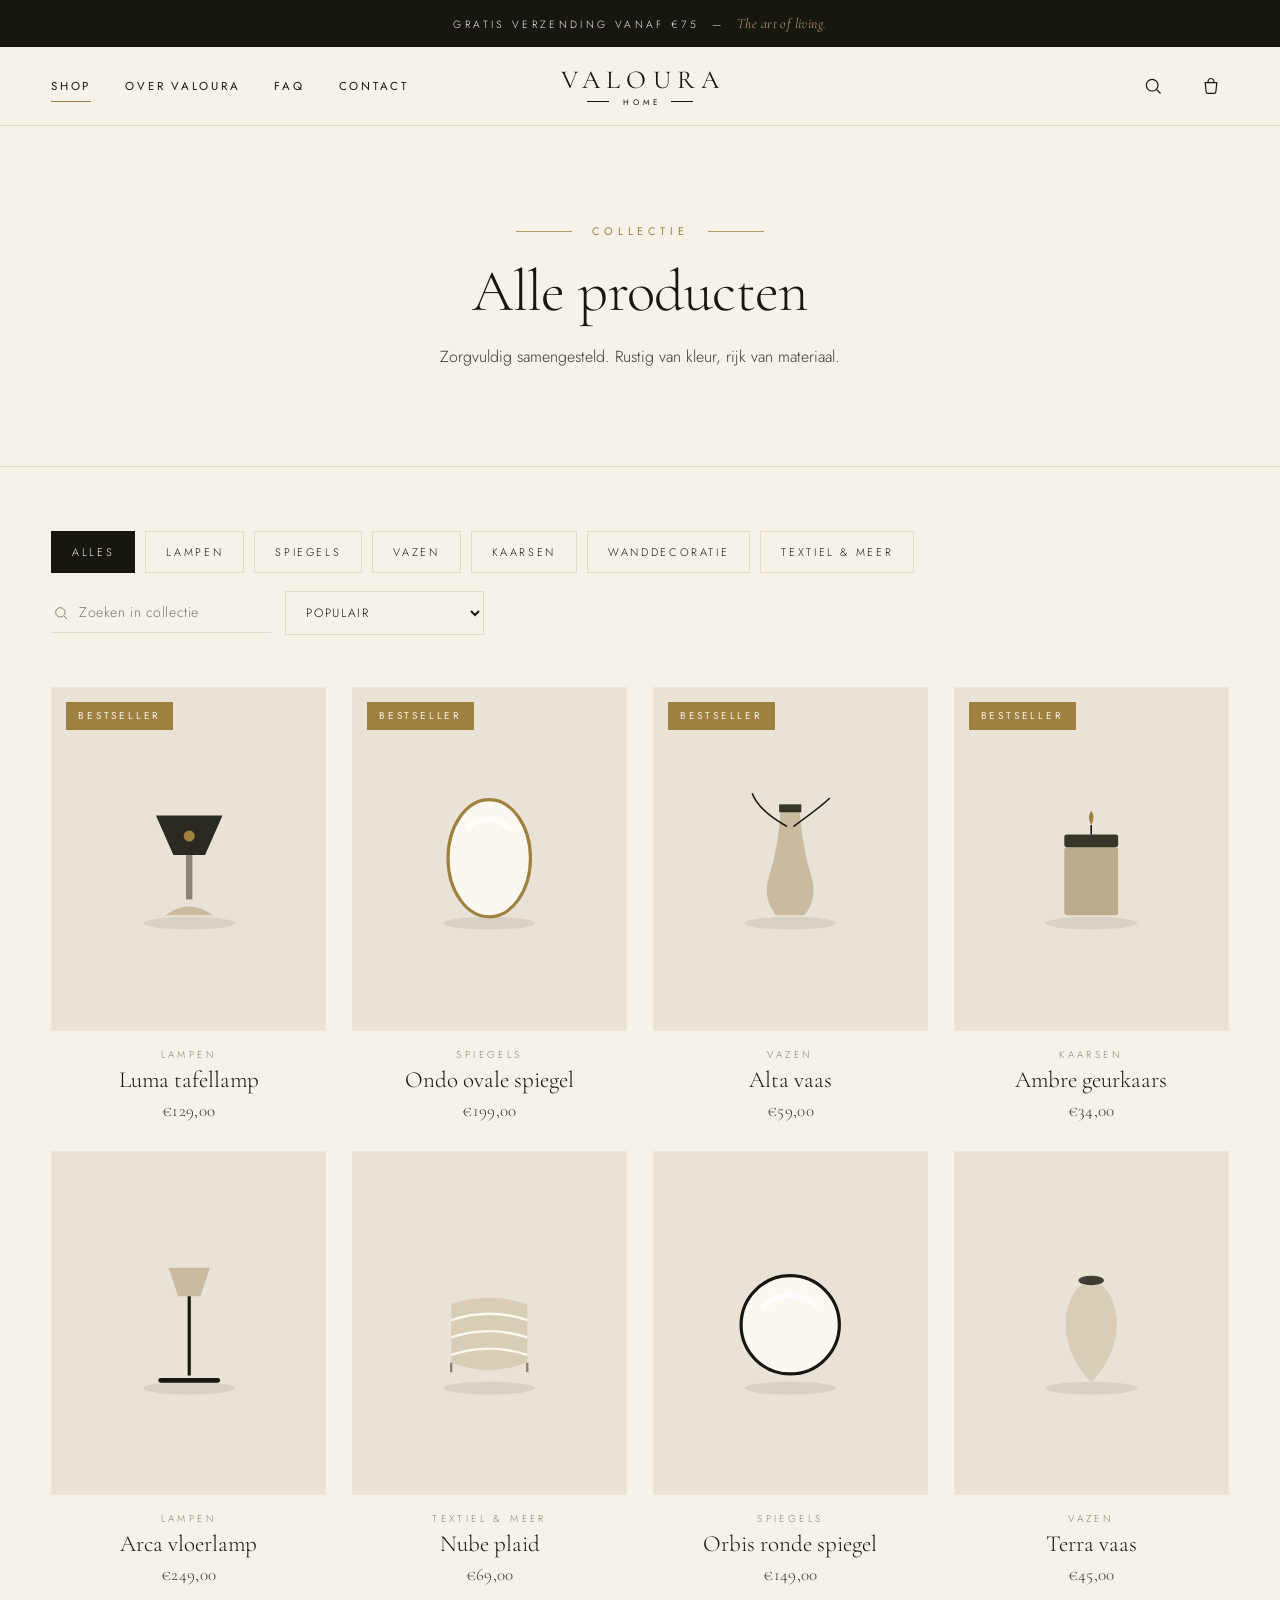
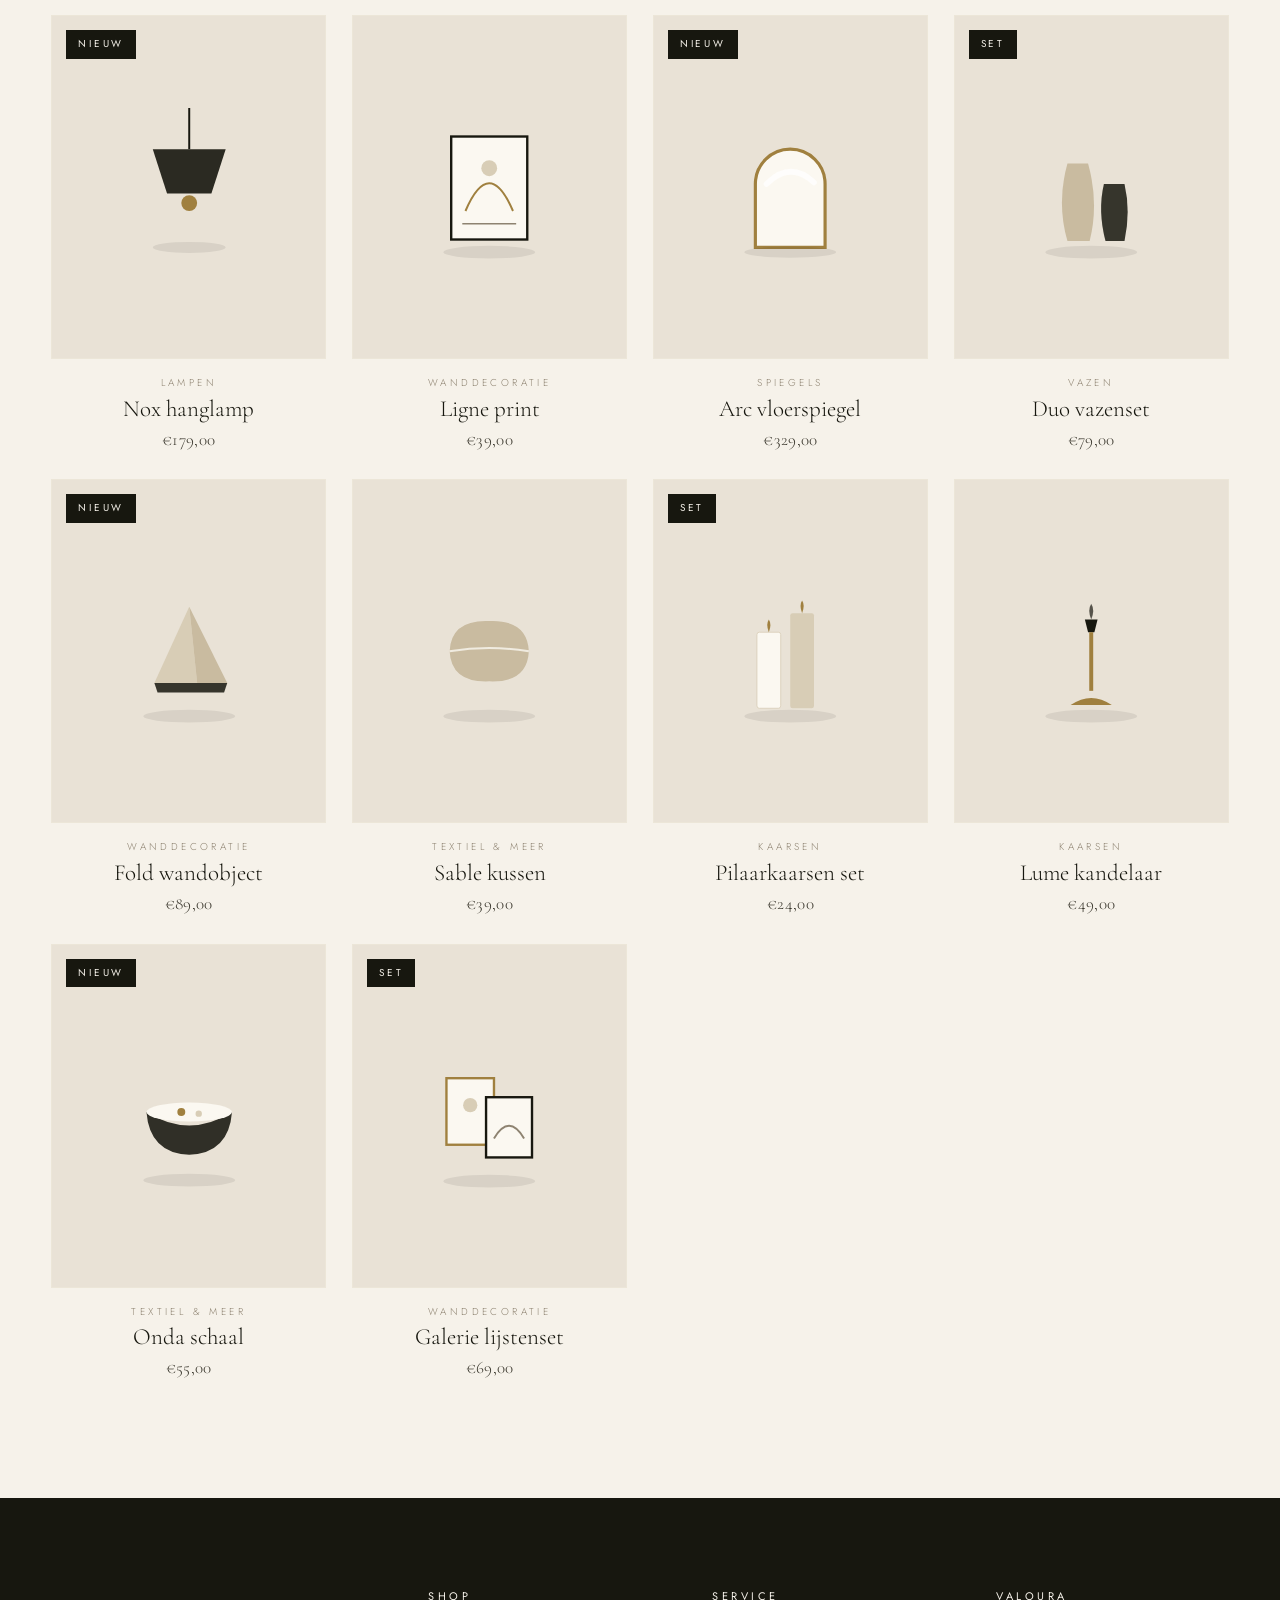
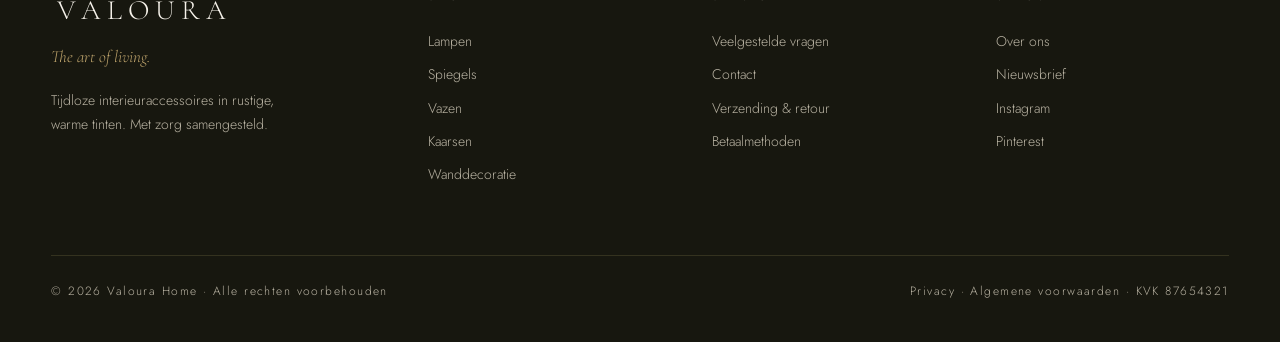
<file: shop.html>
<!DOCTYPE html>
<html lang="nl">
<head>
<meta charset="UTF-8">
<meta name="viewport" content="width=device-width, initial-scale=1.0">
<title>Shop — Valoura Home</title>
<meta name="description" content="Ontdek alle interieuraccessoires van Valoura Home: lampen, spiegels, vazen, kaarsen en wanddecoratie.">
<link rel="preconnect" href="https://fonts.googleapis.com">
<link rel="preconnect" href="https://fonts.gstatic.com" crossorigin>
<link href="https://fonts.googleapis.com/css2?family=Cormorant+Garamond:ital,wght@0,300;0,400;0,500;1,300;1,400&family=Jost:wght@300;400;500&display=swap" rel="stylesheet">
<link rel="stylesheet" href="assets/style.css">
</head>
<body data-page="shop">
<div id="header-mount"></div>
<main>
  <section class="page-hero">
    <div class="wrap">
      <div class="lockup bronze">Collectie</div>
      <h1 class="display-l" style="margin-top:20px">Alle producten</h1>
      <p>Zorgvuldig samengesteld. Rustig van kleur, rijk van materiaal.</p>
    </div>
  </section>
  <section>
    <div class="wrap">
      <div class="shop-tools">
        <div class="chip-row" id="chipRow"></div>
        <div class="sort-wrap">
          <div class="shop-search">
            <svg viewBox="0 0 24 24"><circle cx="11" cy="11" r="7"/><line x1="16.5" y1="16.5" x2="21" y2="21"/></svg>
            <input type="text" id="shopSearch" placeholder="Zoeken in collectie" aria-label="Zoeken in collectie">
          </div>
          <select id="sortSel" aria-label="Sorteren">
            <option value="pop">Populair</option>
            <option value="lo">Prijs: laag &ndash; hoog</option>
            <option value="hi">Prijs: hoog &ndash; laag</option>
            <option value="az">Naam A &ndash; Z</option>
          </select>
        </div>
      </div>
      <div class="prod-grid" id="shopGrid"></div>
      <div class="empty-state" id="shopEmpty" style="display:none"><div class="serif">Geen resultaten</div><p>Probeer een andere zoekterm of categorie.</p></div>
    </div>
  </section>
</main>
<div id="footer-mount"></div>
<script src="assets/data.js"></script>
<script src="assets/partials.js"></script>
<script src="assets/app.js"></script>
<script>
  const params = new URLSearchParams(location.search);
  let currentCat = params.get('cat') || 'Alles';
  if(!['Alles',...CATS.map(c=>c.name)].includes(currentCat)) currentCat='Alles';
  function renderChips(){
    const cats = ['Alles', ...CATS.map(c=>c.name)];
    byId('chipRow').innerHTML = cats.map(c=>`<button class="chip ${c===currentCat?'active':''}" data-chip="${c}">${c}</button>`).join('');
  }
  function renderShop(){
    const q = byId('shopSearch').value.trim().toLowerCase();
    const sort = byId('sortSel').value;
    let list = PRODUCTS.filter(p => currentCat==='Alles' || p.cat===currentCat);
    if(q) list = list.filter(p => (p.name+' '+p.cat+' '+p.desc).toLowerCase().includes(q));
    if(sort==='lo') list.sort((a,b)=>a.price-b.price);
    else if(sort==='hi') list.sort((a,b)=>b.price-a.price);
    else if(sort==='az') list.sort((a,b)=>a.name.localeCompare(b.name,'nl'));
    else list.sort((a,b)=>b.pop-a.pop);
    byId('shopGrid').innerHTML = list.map(cardHTML).join('');
    byId('shopEmpty').style.display = list.length ? 'none' : 'block';
    observeReveals();
  }
  document.addEventListener('click', e=>{
    const chip = e.target.closest('[data-chip]');
    if(chip){ currentCat = chip.dataset.chip; renderChips(); renderShop();
      history.replaceState(null,'', currentCat==='Alles'?'shop.html':'shop.html?cat='+encodeURIComponent(currentCat)); }
  });
  byId('shopSearch').addEventListener('input', renderShop);
  byId('sortSel').addEventListener('change', renderShop);
  renderChips(); renderShop();
</script>
</body>
</html>
</file>
<file: assets/style.css>
:root{
  --cream:#F6F2EA; --paper:#FCFAF5; --ink:#17170F; --ink-soft:#3B382E;
  --taupe:#8E8371; --line:#E3DBC9; --line-soft:#ECE6D8;
  --bronze:#A0803F; --bronze-soft:#C2A76E;
  --tile-a:#EDE6D7; --tile-b:#E9E2D6; --tile-c:#F0EADD;
  --shadow:0 24px 60px -30px rgba(23,23,15,.22);
  --ease:cubic-bezier(.22,.61,.24,1);
  --serif:'Cormorant Garamond', Georgia, serif;
  --sans:'Jost', 'Helvetica Neue', Arial, sans-serif;
}
*{margin:0;padding:0;box-sizing:border-box}
html{scroll-behavior:smooth}
body{font-family:var(--sans);font-weight:300;background:var(--cream);color:var(--ink);line-height:1.65;-webkit-font-smoothing:antialiased;font-size:16px}
img,svg{display:block;max-width:100%}
button{font:inherit;cursor:pointer;background:none;border:none;color:inherit}
input,select,textarea{font:inherit;color:inherit}
a{color:inherit;text-decoration:none}

.serif{font-family:var(--serif)}
.eyebrow{font-family:var(--sans);font-size:11px;letter-spacing:.42em;text-transform:uppercase;color:var(--taupe);font-weight:400}
.lockup{display:flex;align-items:center;gap:20px;justify-content:center;font-size:11px;letter-spacing:.42em;text-transform:uppercase;color:var(--ink);font-weight:400}
.lockup::before,.lockup::after{content:"";height:1px;width:56px;background:var(--ink);opacity:.75}
.lockup.left{justify-content:flex-start}
.lockup.bronze{color:var(--bronze)}
.lockup.bronze::before,.lockup.bronze::after{background:var(--bronze)}

h1,h2,h3{font-family:var(--serif);font-weight:400;line-height:1.08;letter-spacing:-.01em}
.display-xl{font-size:clamp(48px,7.6vw,104px);font-weight:300;line-height:1.02}
.display-l{font-size:clamp(34px,4.6vw,60px);font-weight:300}
.display-m{font-size:clamp(26px,3.2vw,38px)}
.display-xl em,.display-l em{font-style:italic}

.btn{display:inline-flex;align-items:center;justify-content:center;gap:12px;font-size:11.5px;letter-spacing:.3em;text-transform:uppercase;font-weight:400;padding:19px 42px;border:1px solid var(--ink);color:var(--ink);background:transparent;transition:background .4s var(--ease),color .4s var(--ease),border-color .4s var(--ease);white-space:nowrap}
.btn:hover{background:var(--ink);color:var(--cream)}
.btn.solid{background:var(--ink);color:var(--cream)}
.btn.solid:hover{background:var(--bronze);border-color:var(--bronze);color:#fff}
.btn.small{padding:13px 26px;font-size:11px}
.btn:focus-visible,a:focus-visible,button:focus-visible,input:focus-visible,select:focus-visible,textarea:focus-visible{outline:2px solid var(--bronze);outline-offset:3px}
.text-link{font-size:12px;letter-spacing:.26em;text-transform:uppercase;font-weight:400;border-bottom:1px solid var(--ink);padding-bottom:6px;transition:color .3s,border-color .3s}
.text-link:hover{color:var(--bronze);border-color:var(--bronze)}

.wrap{max-width:1320px;margin:0 auto;padding:0 clamp(20px,4vw,56px)}
section{padding:clamp(72px,9vw,130px) 0}

.announce{background:var(--ink);color:var(--cream);text-align:center;font-size:10.5px;letter-spacing:.32em;text-transform:uppercase;padding:12px 16px}
.announce em{font-family:var(--serif);font-style:italic;text-transform:none;letter-spacing:.03em;font-size:14px;color:var(--bronze-soft)}
header.site{position:sticky;top:0;z-index:60;background:rgba(246,242,234,.92);backdrop-filter:blur(10px);border-bottom:1px solid var(--line)}
.header-in{max-width:1320px;margin:0 auto;padding:0 clamp(20px,4vw,56px);display:grid;grid-template-columns:1fr auto 1fr;align-items:center;height:78px;gap:16px}
.brand{display:flex;flex-direction:column;align-items:center;line-height:1;gap:5px;justify-self:center}
.brand .name{font-family:var(--serif);font-size:26px;letter-spacing:.24em;font-weight:400;text-indent:.24em}
.brand .sub{display:flex;align-items:center;gap:10px;font-size:8px;letter-spacing:.5em;text-transform:uppercase;text-indent:.5em;font-weight:400}
.brand .sub::before,.brand .sub::after{content:"";height:1px;width:22px;background:var(--ink)}
nav.main{display:flex;gap:34px;justify-self:start}
nav.main a{font-size:11.5px;letter-spacing:.24em;text-transform:uppercase;font-weight:400;padding:6px 0;position:relative}
nav.main a::after{content:"";position:absolute;left:0;bottom:0;height:1px;width:0;background:var(--bronze);transition:width .35s var(--ease)}
nav.main a:hover::after,nav.main a.active::after{width:100%}
.header-tools{display:flex;gap:22px;justify-self:end;align-items:center}
.icon-btn{position:relative;display:grid;place-items:center;width:36px;height:36px}
.icon-btn svg{width:20px;height:20px;stroke:var(--ink);fill:none;stroke-width:1.4}
.cart-count{position:absolute;top:-2px;right:-4px;min-width:17px;height:17px;border-radius:50%;background:var(--bronze);color:var(--cream);font-size:10px;font-weight:500;display:grid;place-items:center;padding:0 4px;transform:scale(0);transition:transform .3s var(--ease)}
.cart-count.show{transform:scale(1)}
.burger{display:none;flex-direction:column;gap:5px;width:36px;height:36px;justify-content:center;align-items:center}
.burger span{display:block;width:22px;height:1.5px;background:var(--ink);transition:.3s}

.mobile-menu{position:fixed;inset:0;z-index:90;background:var(--cream);display:flex;flex-direction:column;justify-content:center;align-items:center;gap:28px;opacity:0;pointer-events:none;transition:opacity .35s var(--ease)}
.mobile-menu.open{opacity:1;pointer-events:auto}
.mobile-menu a{font-family:var(--serif);font-size:32px;letter-spacing:.06em}
.mobile-menu .close-x{position:absolute;top:26px;right:26px;font-size:13px;letter-spacing:.3em;text-transform:uppercase}

.hero{padding:0;border-bottom:1px solid var(--line)}
.hero-grid{display:grid;grid-template-columns:1.05fr .95fr;min-height:min(88vh,860px)}
.hero-copy{display:flex;flex-direction:column;justify-content:center;padding:clamp(56px,7vw,110px) clamp(24px,5vw,84px);gap:32px}
.hero-copy h1{max-width:11ch;margin-top:-4px}
.hero-copy h1 em{font-style:italic;color:var(--bronze)}
.hero-copy p{max-width:42ch;color:var(--ink-soft);font-size:17px;line-height:1.7}
.hero-cta{display:flex;gap:28px;flex-wrap:wrap;align-items:center;margin-top:10px}
.hero-visual{position:relative;background:radial-gradient(120% 90% at 70% 20%,var(--tile-c),var(--tile-a) 70%);border-left:1px solid var(--line);overflow:hidden;display:grid;place-items:center;padding:clamp(30px,4vw,64px)}
.hero-visual svg{width:auto;height:min(76vh,660px);max-width:100%}
.hero-note{position:absolute;bottom:30px;left:50%;transform:translateX(-50%);font-size:10px;letter-spacing:.42em;text-transform:uppercase;color:var(--taupe);white-space:nowrap;background:var(--cream);padding:8px 18px;border:1px solid var(--line)}
@keyframes drift{0%,100%{transform:translateY(0)}50%{transform:translateY(-14px)}}
.hero-visual .float{animation:drift 9s ease-in-out infinite}

.reveal{opacity:0;transform:translateY(26px);transition:opacity .8s var(--ease),transform .8s var(--ease)}
.reveal.in{opacity:1;transform:none}
@media (prefers-reduced-motion:reduce){
  .reveal{opacity:1;transform:none;transition:none}
  .hero-visual .float{animation:none}
  html{scroll-behavior:auto}
  *{transition-duration:.01ms!important;animation-duration:.01ms!important}
}

.section-head{display:flex;flex-direction:column;gap:20px;align-items:center;text-align:center;margin-bottom:clamp(48px,5.5vw,78px)}
.section-head.left{align-items:flex-start;text-align:left}
.section-head h2{max-width:20ch}
.cat-grid{display:grid;grid-template-columns:repeat(3,1fr);gap:clamp(16px,2vw,28px)}
.cat-card{position:relative;aspect-ratio:4/5;overflow:hidden;background:var(--tile-a);display:flex;align-items:flex-end;border:1px solid var(--line-soft);transition:border-color .4s var(--ease)}
.cat-card:hover{border-color:var(--ink)}
.cat-card .art{position:absolute;inset:0;display:grid;place-items:center;transition:transform .8s var(--ease)}
.cat-card .art svg{width:60%;height:auto}
.cat-card:hover .art{transform:scale(1.06) translateY(-6px)}
.cat-card .label{position:relative;width:100%;padding:24px 26px;display:flex;flex-direction:column;gap:4px;background:linear-gradient(to top,rgba(246,242,234,.96) 30%,rgba(246,242,234,0))}
.cat-card .label span{font-family:var(--serif);font-size:24px;line-height:1}
.cat-card .label i{font-style:normal;font-size:10.5px;letter-spacing:.3em;text-transform:uppercase;color:var(--taupe);display:inline-flex;align-items:center;gap:8px}
.cat-card .label i .arw{display:inline-block;transition:transform .4s var(--ease)}
.cat-card:hover .label i .arw{transform:translateX(6px)}

.prod-grid{display:grid;grid-template-columns:repeat(4,1fr);gap:clamp(16px,2vw,28px)}
.prod-card{display:flex;flex-direction:column;gap:16px;cursor:pointer}
.prod-thumb{position:relative;aspect-ratio:4/5;background:var(--tile-b);border:1px solid var(--line-soft);display:grid;place-items:center;overflow:hidden;transition:border-color .4s var(--ease)}
.prod-card:hover .prod-thumb{border-color:var(--ink)}
.prod-thumb svg{width:58%;height:auto;transition:transform .6s var(--ease)}
.prod-card:hover .prod-thumb svg{transform:translateY(-8px) scale(1.02)}
.prod-thumb .tag{position:absolute;top:14px;left:14px;font-size:10px;letter-spacing:.28em;text-transform:uppercase;background:var(--ink);color:var(--cream);padding:6px 12px;font-weight:400}
.prod-thumb .tag.gold{background:var(--bronze)}
.quick-add{position:absolute;left:14px;right:14px;bottom:14px;background:var(--cream);border:1px solid var(--ink);font-size:11px;letter-spacing:.26em;text-transform:uppercase;padding:13px;text-align:center;opacity:0;transform:translateY(8px);transition:opacity .35s var(--ease),transform .35s var(--ease),background .3s,color .3s}
.prod-card:hover .quick-add{opacity:1;transform:none}
.quick-add:hover{background:var(--ink);color:var(--cream)}
.prod-meta{display:flex;flex-direction:column;gap:5px;text-align:center}
.prod-meta .cat{font-size:10px;letter-spacing:.34em;text-transform:uppercase;color:var(--taupe)}
.prod-meta .name{font-family:var(--serif);font-size:23px;line-height:1.05;transition:color .3s}
.prod-card:hover .prod-meta .name{color:var(--bronze)}
.prod-meta .price{font-family:var(--serif);font-size:17px;letter-spacing:.02em;color:var(--ink-soft)}

.editorial{background:var(--ink);color:var(--cream);border-top:1px solid var(--line);border-bottom:1px solid var(--line)}
.editorial .wrap{display:grid;grid-template-columns:1fr 1fr;gap:clamp(40px,6vw,100px);align-items:center}
.editorial h2{color:var(--cream)}
.editorial h2 em{font-style:italic;color:var(--bronze-soft)}
.editorial p{color:#CFC9BA;max-width:48ch}
.editorial .lockup{color:var(--bronze-soft);justify-content:flex-start}
.editorial .lockup::before,.editorial .lockup::after{background:var(--bronze-soft)}
.editorial .text-link{color:var(--cream);border-color:var(--cream)}
.editorial .text-link:hover{color:var(--bronze-soft);border-color:var(--bronze-soft)}
.edit-visual{aspect-ratio:1;background:linear-gradient(150deg,#232319,#2E2C21);display:grid;place-items:center;border:1px solid #35331F}
.edit-visual svg{width:64%;height:auto}
.stat-row{display:flex;gap:clamp(28px,4vw,64px);margin-top:34px;flex-wrap:wrap}
.stat b{font-family:var(--serif);font-weight:400;font-size:34px;display:block;color:var(--bronze-soft)}
.stat span{font-size:11px;letter-spacing:.3em;text-transform:uppercase;color:#9B9484}

.newsletter{border-top:1px solid var(--line);text-align:center}
.news-form{display:flex;max-width:520px;margin:34px auto 0;border-bottom:1px solid var(--ink)}
.news-form input{flex:1;background:transparent;border:none;padding:16px 4px;font-size:15px;letter-spacing:.04em}
.news-form input::placeholder{color:var(--taupe)}
.news-form input:focus{outline:none}
.news-form button{font-size:12px;letter-spacing:.28em;text-transform:uppercase;padding:0 8px;transition:color .3s}
.news-form button:hover{color:var(--bronze)}
.news-ok{margin-top:22px;font-family:var(--serif);font-style:italic;font-size:19px;color:var(--bronze);display:none}

footer.site{background:var(--ink);color:#B8B2A2;padding:clamp(60px,7vw,100px) 0 40px}
.foot-grid{display:grid;grid-template-columns:1.4fr 1fr 1fr 1fr;gap:clamp(30px,4vw,60px)}
.foot-brand .name{font-family:var(--serif);font-size:28px;letter-spacing:.22em;color:var(--cream);text-indent:.22em;text-align:left}
.foot-brand .slog{font-family:var(--serif);font-style:italic;color:var(--bronze-soft);margin-top:10px;font-size:17px}
.foot-col h4{font-size:11px;letter-spacing:.32em;text-transform:uppercase;color:var(--cream);font-weight:400;font-family:var(--sans);margin-bottom:20px}
.foot-col a{display:block;padding:5px 0;font-size:14px;transition:color .3s}
.foot-col a:hover{color:var(--bronze-soft)}
.foot-base{margin-top:clamp(44px,5vw,70px);padding-top:26px;border-top:1px solid #34321F;display:flex;justify-content:space-between;gap:16px;flex-wrap:wrap;font-size:12px;letter-spacing:.12em}

.shop-tools{display:flex;justify-content:space-between;align-items:center;gap:18px;flex-wrap:wrap;margin-bottom:clamp(34px,4vw,54px)}
.chip-row{display:flex;gap:10px;flex-wrap:wrap}
.chip{font-size:11px;letter-spacing:.24em;text-transform:uppercase;padding:11px 20px;border:1px solid var(--line);transition:.3s;background:transparent}
.chip:hover{border-color:var(--ink)}
.chip.active{background:var(--ink);color:var(--cream);border-color:var(--ink)}
.sort-wrap{display:flex;align-items:center;gap:14px}
.sort-wrap select{background:transparent;border:1px solid var(--line);padding:11px 16px;font-size:12px;letter-spacing:.14em;text-transform:uppercase}
.shop-search{display:flex;align-items:center;gap:10px;border-bottom:1px solid var(--line);padding:8px 2px;min-width:220px}
.shop-search input{background:transparent;border:none;flex:1;font-size:14px;letter-spacing:.04em}
.shop-search input:focus{outline:none}
.shop-search svg{width:16px;height:16px;stroke:var(--taupe);fill:none;stroke-width:1.5}
.empty-state{text-align:center;padding:80px 0;color:var(--taupe)}
.empty-state .serif{font-size:28px;color:var(--ink);margin-bottom:12px}

.crumbs{font-size:11px;letter-spacing:.26em;text-transform:uppercase;color:var(--taupe);margin-bottom:34px}
.crumbs a:hover{color:var(--ink)}
.pdp{display:grid;grid-template-columns:1.05fr .95fr;gap:clamp(40px,5vw,90px);align-items:start}
.pdp-gallery{position:sticky;top:110px;display:flex;flex-direction:column;gap:16px}
.pdp-main{aspect-ratio:4/5;background:var(--tile-b);border:1px solid var(--line-soft);display:grid;place-items:center}
.pdp-main svg{width:62%;height:auto}
.pdp-thumbs{display:grid;grid-template-columns:repeat(3,1fr);gap:16px}
.pdp-thumbs .t{aspect-ratio:1;background:var(--tile-c);border:1px solid var(--line-soft);display:grid;place-items:center;cursor:pointer;transition:border-color .3s}
.pdp-thumbs .t.on{border-color:var(--ink)}
.pdp-thumbs .t svg{width:56%;height:auto}
.pdp-info{display:flex;flex-direction:column;gap:26px;padding-top:8px}
.pdp-info .price{font-size:22px;letter-spacing:.04em;font-family:var(--serif)}
.pdp-info .desc{color:var(--ink-soft);max-width:52ch}
.var-block h5{font-size:11px;letter-spacing:.3em;text-transform:uppercase;font-weight:400;margin-bottom:14px;color:var(--taupe)}
.var-row{display:flex;gap:10px;flex-wrap:wrap}
.var-opt{border:1px solid var(--line);padding:11px 20px;font-size:12.5px;letter-spacing:.1em;transition:.25s}
.var-opt:hover{border-color:var(--ink)}
.var-opt.on{background:var(--ink);color:var(--cream);border-color:var(--ink)}
.qty-cart{display:flex;gap:16px;align-items:stretch;flex-wrap:wrap}
.qty{display:flex;border:1px solid var(--ink)}
.qty button{width:48px;font-size:18px}
.qty input{width:52px;text-align:center;border:none;background:transparent;font-size:15px}
.qty input:focus{outline:none}
.pdp-usps{border-top:1px solid var(--line);padding-top:22px;display:flex;flex-direction:column;gap:10px}
.pdp-usps div{display:flex;gap:12px;align-items:center;font-size:13.5px;color:var(--ink-soft)}
.pdp-usps svg{width:16px;height:16px;stroke:var(--bronze);fill:none;stroke-width:1.6;flex-shrink:0}
.acc{border-top:1px solid var(--line)}
.acc details{border-bottom:1px solid var(--line)}
.acc summary{list-style:none;display:flex;justify-content:space-between;align-items:center;padding:20px 2px;font-size:12px;letter-spacing:.28em;text-transform:uppercase;cursor:pointer}
.acc summary::-webkit-details-marker{display:none}
.acc summary::after{content:"+";font-family:var(--serif);font-size:22px;transition:transform .3s}
.acc details[open] summary::after{transform:rotate(45deg)}
.acc .acc-body{padding:0 2px 22px;color:var(--ink-soft);font-size:14.5px;max-width:56ch}
.related{margin-top:clamp(70px,8vw,120px)}

.overlay{position:fixed;inset:0;background:rgba(23,23,15,.4);z-index:80;opacity:0;pointer-events:none;transition:opacity .35s var(--ease)}
.overlay.open{opacity:1;pointer-events:auto}
.drawer{position:fixed;top:0;right:0;bottom:0;width:min(460px,100vw);background:var(--cream);z-index:85;transform:translateX(100%);transition:transform .45s var(--ease);display:flex;flex-direction:column;border-left:1px solid var(--line)}
.drawer.open{transform:none}
.drawer-head{display:flex;justify-content:space-between;align-items:center;padding:24px 28px;border-bottom:1px solid var(--line)}
.drawer-head h3{font-size:22px}
.drawer-head button{font-size:12px;letter-spacing:.26em;text-transform:uppercase}
.drawer-body{flex:1;overflow-y:auto;padding:24px 28px;display:flex;flex-direction:column;gap:24px}
.cart-line{display:grid;grid-template-columns:86px 1fr auto;gap:18px;align-items:center}
.cart-line .thumb{aspect-ratio:1;background:var(--tile-b);border:1px solid var(--line-soft);display:grid;place-items:center}
.cart-line .thumb svg{width:60%;height:auto}
.cart-line .n{font-family:var(--serif);font-size:18px}
.cart-line .v{font-size:11.5px;letter-spacing:.14em;color:var(--taupe);text-transform:uppercase;margin:3px 0 8px}
.line-qty{display:flex;align-items:center;gap:12px;font-size:14px}
.line-qty button{width:26px;height:26px;border:1px solid var(--line);display:grid;place-items:center;font-size:14px}
.cart-line .p{font-size:14.5px;letter-spacing:.06em}
.cart-line .rm{font-size:10px;letter-spacing:.24em;text-transform:uppercase;color:var(--taupe);margin-top:8px;display:block}
.cart-line .rm:hover{color:var(--ink)}
.drawer-empty{text-align:center;margin:auto;color:var(--taupe)}
.drawer-empty .serif{font-size:26px;color:var(--ink);margin-bottom:10px}
.drawer-foot{border-top:1px solid var(--line);padding:24px 28px;display:flex;flex-direction:column;gap:16px}
.tot-row{display:flex;justify-content:space-between;font-size:14px;color:var(--ink-soft)}
.tot-row.grand{font-family:var(--serif);font-size:22px;color:var(--ink)}
.free-ship{font-size:12px;letter-spacing:.1em;color:var(--bronze);text-align:center}

.search-panel{position:fixed;top:0;left:0;right:0;background:var(--cream);z-index:85;border-bottom:1px solid var(--line);transform:translateY(-100%);transition:transform .45s var(--ease);padding:clamp(30px,4vw,54px) 0}
.search-panel.open{transform:none}
.search-big{display:flex;align-items:center;gap:18px;border-bottom:1px solid var(--ink);max-width:760px;margin:0 auto;padding:0 4px 14px}
.search-big svg{width:24px;height:24px;stroke:var(--ink);fill:none;stroke-width:1.3;flex-shrink:0}
.search-big input{flex:1;background:transparent;border:none;font-family:var(--serif);font-size:clamp(22px,3vw,32px);font-weight:300}
.search-big input:focus{outline:none}
.search-big input::placeholder{color:var(--taupe)}
.search-results{max-width:760px;margin:26px auto 0;display:flex;flex-direction:column;gap:2px;max-height:44vh;overflow-y:auto}
.sr-item{display:flex;justify-content:space-between;align-items:center;padding:13px 4px;border-bottom:1px solid var(--line-soft);cursor:pointer;transition:padding-left .25s}
.sr-item:hover{padding-left:12px;color:var(--bronze)}
.sr-item .n{font-family:var(--serif);font-size:19px}
.sr-item .c{font-size:10.5px;letter-spacing:.28em;text-transform:uppercase;color:var(--taupe)}
.search-close{position:absolute;top:22px;right:clamp(20px,4vw,56px);font-size:12px;letter-spacing:.28em;text-transform:uppercase}

.page-hero{border-bottom:1px solid var(--line);text-align:center;padding:clamp(64px,7.5vw,108px) 0}
.page-hero p{max-width:56ch;margin:20px auto 0;color:var(--ink-soft)}
.page-hero + section{padding-top:clamp(44px,5vw,66px)}
.section-tight{padding-top:clamp(40px,5vw,60px)}
.about-grid{display:grid;grid-template-columns:1fr 1fr;gap:clamp(40px,5vw,90px);align-items:center}
.about-visual{aspect-ratio:4/5;background:linear-gradient(160deg,var(--tile-c),var(--tile-a));border:1px solid var(--line-soft);display:grid;place-items:center}
.about-visual svg{width:60%;height:auto}
.value-grid{display:grid;grid-template-columns:repeat(3,1fr);gap:clamp(16px,2vw,28px);margin-top:clamp(50px,6vw,80px)}
.value-card{border:1px solid var(--line);background:var(--paper);padding:clamp(28px,3vw,40px);display:flex;flex-direction:column;gap:14px}
.value-card .num{font-family:var(--serif);font-style:italic;color:var(--bronze);font-size:20px}
.value-card h3{font-size:24px}
.value-card p{font-size:14.5px;color:var(--ink-soft)}

.contact-grid{display:grid;grid-template-columns:1fr 1.2fr;gap:clamp(40px,5vw,90px)}
.contact-info{display:flex;flex-direction:column;gap:26px}
.contact-info .block h4{font-size:11px;letter-spacing:.3em;text-transform:uppercase;font-weight:400;color:var(--taupe);margin-bottom:8px;font-family:var(--sans)}
.contact-info .block p{font-size:15px}
form.styled{display:flex;flex-direction:column;gap:22px}
.field label{display:block;font-size:11px;letter-spacing:.28em;text-transform:uppercase;color:var(--taupe);margin-bottom:8px}
.field input,.field textarea,.field select{width:100%;background:transparent;border:1px solid var(--line);padding:15px 16px;font-size:15px;transition:border-color .3s}
.field input:focus,.field textarea:focus,.field select:focus{outline:none;border-color:var(--ink)}
.field textarea{min-height:140px;resize:vertical}
.field-row{display:grid;grid-template-columns:1fr 1fr;gap:22px}
.form-ok{display:none;font-family:var(--serif);font-style:italic;font-size:20px;color:var(--bronze)}

.faq-wrap{max-width:820px;margin:0 auto}

.checkout-grid{display:grid;grid-template-columns:1.2fr .8fr;gap:clamp(40px,5vw,80px);align-items:start}
.co-summary{background:var(--paper);border:1px solid var(--line);padding:clamp(26px,3vw,40px);position:sticky;top:110px}
.co-summary h3{font-size:24px;margin-bottom:22px}
.co-line{display:flex;justify-content:space-between;gap:14px;padding:10px 0;border-bottom:1px solid var(--line-soft);font-size:14px}
.co-line .n{font-family:var(--serif);font-size:16px}
.co-line .v{font-size:11px;letter-spacing:.14em;text-transform:uppercase;color:var(--taupe)}
.co-tots{margin-top:18px;display:flex;flex-direction:column;gap:8px}
.co-steps h3{font-size:24px;margin:34px 0 20px}
.co-steps h3:first-child{margin-top:0}
.pay-row{display:flex;gap:10px;flex-wrap:wrap}
.pay-opt{border:1px solid var(--line);padding:13px 22px;font-size:13px;letter-spacing:.08em;transition:.25s}
.pay-opt.on{border-color:var(--ink);background:var(--ink);color:var(--cream)}
.confirm-box{text-align:center;padding:clamp(70px,9vw,130px) 0}
.confirm-box .big{font-size:clamp(38px,5vw,62px);margin:22px 0 16px}
.confirm-box p{max-width:46ch;margin:0 auto 34px;color:var(--ink-soft)}

.toast{position:fixed;bottom:28px;left:50%;transform:translate(-50%,20px);z-index:95;background:var(--ink);color:var(--cream);padding:15px 30px;font-size:12px;letter-spacing:.24em;text-transform:uppercase;opacity:0;pointer-events:none;transition:opacity .35s var(--ease),transform .35s var(--ease)}
.toast.show{opacity:1;transform:translate(-50%,0)}

@media(max-width:1080px){
  .prod-grid{grid-template-columns:repeat(3,1fr)}
  .foot-grid{grid-template-columns:1fr 1fr}
}
@media(max-width:900px){
  nav.main{display:none}
  .burger{display:flex}
  .header-in{grid-template-columns:auto 1fr auto}
  .brand{justify-self:center}
  .hero-grid{grid-template-columns:1fr;min-height:0}
  .hero-visual{border-left:none;border-top:1px solid var(--line);min-height:420px}
  .cat-grid{grid-template-columns:1fr 1fr}
  .editorial .wrap{grid-template-columns:1fr}
  .pdp{grid-template-columns:1fr}
  .pdp-gallery{position:static}
  .about-grid{grid-template-columns:1fr}
  .value-grid{grid-template-columns:1fr}
  .contact-grid{grid-template-columns:1fr}
  .checkout-grid{grid-template-columns:1fr}
  .co-summary{position:static}
}
@media(max-width:620px){
  .prod-grid{grid-template-columns:repeat(2,1fr)}
  .cat-grid{grid-template-columns:1fr}
  .prod-meta .name{font-size:18px}
  .field-row{grid-template-columns:1fr}
  .quick-add{opacity:1;transform:none;padding:10px;font-size:10px}
  .foot-grid{grid-template-columns:1fr}
  .shop-tools{flex-direction:column;align-items:stretch}
}
</file>
